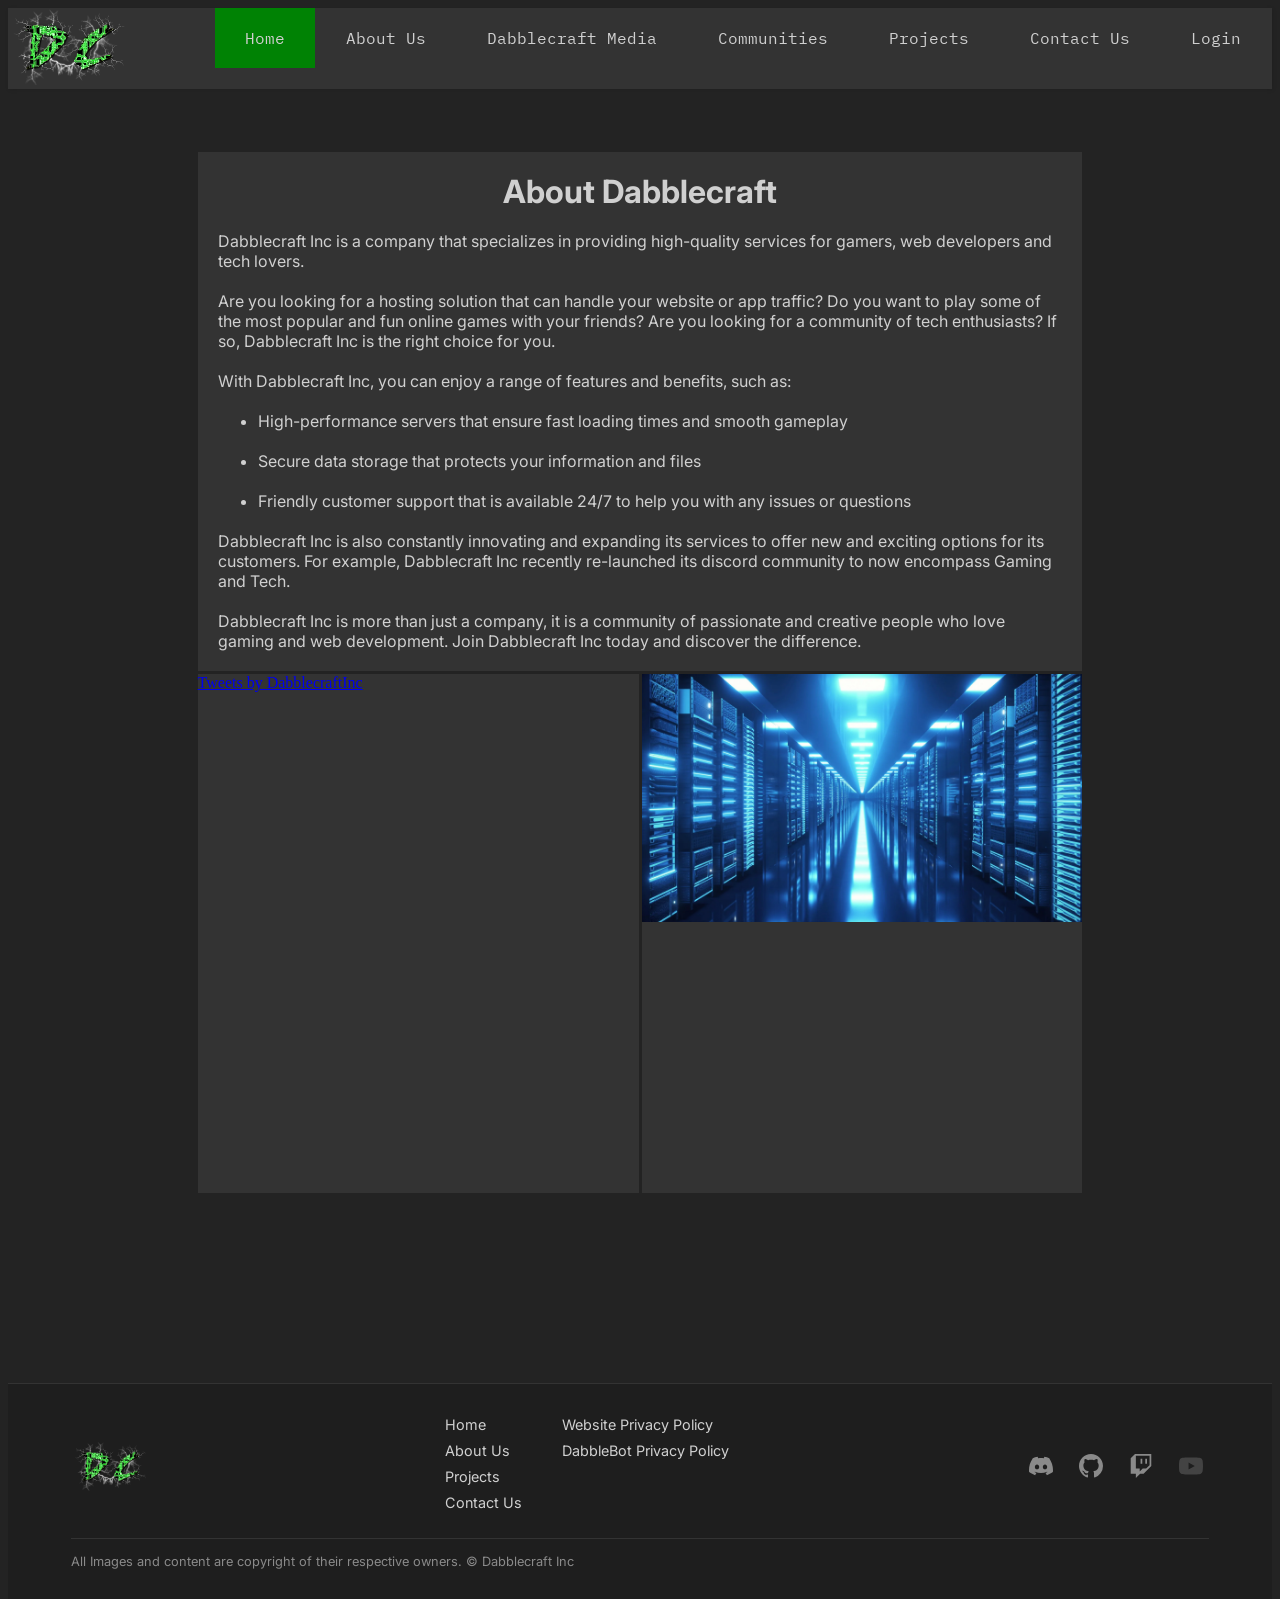
<file: index.html>
<!DOCTYPE html>
<html lang="en">
<head>
    <meta charset="UTF-8">
    <meta name="viewport" content="width=device-width, initial-scale=1">
    <meta name="theme-color" content="#008204"/>
    <link href="assets/css/styles.css" rel="stylesheet" type="text/css">
    <title>Home</title>
</head>
<body>
<!-- Navigation -->
    <header class="nav"><a href="index.html" class="logo"><img src="assets/images/logo.webp" height="77" width="122" alt="Dabblecrat Logo"></a>
    <input class="menu-btn" type="checkbox" id="menu-btn" aria-label="Main Nav"/>
    <label class="menu-icon" for="menu-btn"><span class="navicon" tabindex="0"></span></label>
    <ul class="menu">
        <li><a class="current" href="index.html">Home</a></li>
        <li><a href="about.html">About Us</a></li>
        <li><a href="media.html">Dabblecraft Media</a></li>
        <li><a href="communities.html">Communities</a></li>
        <li><a href="projects.html">Projects</a></li>
        <li><a href="contact.html">Contact Us</a></li>
        <li><a href="login.html">Login</a></li>
    </ul>


</header>

<div class="parent-home">
    <div class="div1">
        <h1>About Dabblecraft</h1>
        <div class="home-about">
            <p>Dabblecraft Inc is a company that specializes in providing high-quality services for gamers, web developers and tech lovers.</p>
            <p>Are you looking for a hosting solution that can handle your website or app traffic? Do you want to play some of the most popular and fun online games with your friends? Are you looking for a community of tech enthusiasts? If so, Dabblecraft Inc is the right choice for you.</p>
            <p>With Dabblecraft Inc, you can enjoy a range of features and benefits, such as:</p>
            <ul>
                <li>High-performance servers that ensure fast loading times and smooth gameplay</li>
                <li>Secure data storage that protects your information and files</li>
                <li>Friendly customer support that is available 24/7 to help you with any issues or questions</li>
            </ul>
            <p>Dabblecraft Inc is also constantly innovating and expanding its services to offer new and exciting options for its customers. For example, Dabblecraft Inc recently re-launched its discord community to now encompass Gaming and Tech.</p>
            <p>Dabblecraft Inc is more than just a company, it is a community of passionate and creative people who love gaming and web development. Join Dabblecraft Inc today and discover the difference.</p>

        </div>


    </div>
    <div class="div2">
        <a class="twitter-timeline" data-width="600" data-height="450" data-dnt="true" data-theme="dark" href="https://twitter.com/DabblecraftInc?ref_src=twsrc%5Etfw">Tweets by DabblecraftInc</a> <script async src="https://platform.twitter.com/widgets.js" charset="utf-8"></script>
    </div>
    <div class="div3">
    <img class="home-image" src="assets/images/servers.webp" alt="Futuristic Hall of servers and networking equipment.">

    </div>
</div>

<!--Start of Tawk.to Script-->
<script type="text/javascript">
    var Tawk_API=Tawk_API||{}, Tawk_LoadStart=new Date();
    (function(){
        var s1=document.createElement("script"),s0=document.getElementsByTagName("script")[0];
        s1.async=true;
        s1.src='https://embed.tawk.to/5c55ca696cb1ff3c14cadcaa/default';
        s1.charset='UTF-8';
        s1.setAttribute('crossorigin','*');
        s0.parentNode.insertBefore(s1,s0);
    })();
</script>
<!--End of Tawk.to Script-->

</body>
<footer>
    <div class="footer-content">
        <div class="footer-brand">
            <a href="index.html" class="footer-logo"><img src="assets/images/logo.webp" height="50" width="79" alt="Dabblecraft Logo"></a>
        </div>
        <nav class="footer-links" aria-label="Footer">
            <ul>
                <li><a href="index.html">Home</a></li>
                <li><a href="about.html">About Us</a></li>
                <li><a href="projects.html">Projects</a></li>
                <li><a href="contact.html">Contact Us</a></li>
            </ul>
            <ul>
                <li><a href="privacy.html">Website Privacy Policy</a></li>
                <li><a href="dabblebot-privacy.html">DabbleBot Privacy Policy</a></li>
            </ul>
        </nav>
        <div class="footer-social">
            <a href="https://discord.gg/3za7Bsq" target="_blank" rel="noopener" aria-label="Discord" title="Discord">
                <svg width="24" height="24" viewBox="0 0 24 24" fill="currentColor" xmlns="http://www.w3.org/2000/svg" aria-hidden="true"><path d="M20.317 4.3698a19.7913 19.7913 0 00-4.8851-1.5152.0741.0741 0 00-.0785.0371c-.211.3753-.4447.8648-.6083 1.2495-1.8447-.2762-3.68-.2762-5.4868 0-.1636-.3933-.4058-.8742-.6177-1.2495a.077.077 0 00-.0785-.037 19.7363 19.7363 0 00-4.8852 1.515.0699.0699 0 00-.0321.0277C.5334 9.0458-.319 13.5799.0992 18.0578a.0824.0824 0 00.0312.0561c2.0528 1.5076 4.0413 2.4228 5.9925 3.0294a.0777.0777 0 00.0842-.0276c.4616-.6304.8731-1.2952 1.226-1.9942a.076.076 0 00-.0416-.1057c-.6528-.2476-1.2743-.5495-1.8722-.8923a.077.077 0 01-.0076-.1277c.1258-.0943.2517-.1923.3718-.2914a.0743.0743 0 01.0776-.0105c3.9278 1.7933 8.18 1.7933 12.0614 0a.0739.0739 0 01.0785.0095c.1202.099.246.1981.3728.2924a.077.077 0 01-.0066.1276 12.2986 12.2986 0 01-1.873.8914.0766.0766 0 00-.0407.1067c.3604.698.7719 1.3628 1.225 1.9932a.076.076 0 00.0842.0286c1.961-.6057 3.9495-1.5191 6.0023-3.0294a.077.077 0 00.0313-.0552c.5004-5.177-.8382-9.6739-3.5485-13.6604a.061.061 0 00-.0312-.0286zM8.02 15.3312c-1.1825 0-2.1569-1.0857-2.1569-2.419 0-1.3332.9555-2.4189 2.157-2.4189 1.2108 0 2.1757 1.0952 2.1568 2.419 0 1.3332-.9555 2.4189-2.1569 2.4189zm7.9748 0c-1.1825 0-2.1569-1.0857-2.1569-2.419 0-1.3332.9554-2.4189 2.1569-2.4189 1.2108 0 2.1757 1.0952 2.1568 2.419 0 1.3332-.946 2.4189-2.1568 2.4189z"/></svg>
            </a>
            <a href="https://github.com/Dabblecraft2DevTeam" target="_blank" rel="noopener" aria-label="GitHub" title="GitHub">
                <svg width="24" height="24" viewBox="0 0 16 16" fill="currentColor" xmlns="http://www.w3.org/2000/svg" aria-hidden="true"><path d="M8 0C3.58 0 0 3.58 0 8c0 3.54 2.29 6.53 5.47 7.59.4.07.55-.17.55-.38 0-.19-.01-.82-.01-1.49-2.01.37-2.53-.49-2.69-.94-.09-.23-.48-.94-.82-1.13-.28-.15-.68-.52-.01-.53.63-.01 1.08.58 1.23.82.72 1.21 1.87.87 2.33.66.07-.52.28-.87.51-1.07-1.78-.2-3.64-.89-3.64-3.95 0-.87.31-1.59.82-2.15-.08-.2-.36-1.02.08-2.12 0 0 .67-.21 2.2.82.64-.18 1.32-.27 2-.27.68 0 1.36.09 2 .27 1.53-1.04 2.2-.82 2.2-.82.44 1.1.16 1.92.08 2.12.51.56.82 1.27.82 2.15 0 3.07-1.87 3.75-3.65 3.95.29.25.54.73.54 1.48 0 1.07-.01 1.93-.01 2.2 0 .21.15.46.55.38A8.013 8.013 0 0016 8c0-4.42-3.58-8-8-8z"/></svg>
            </a>
            <a href="https://www.twitch.tv/keough99costudios" target="_blank" rel="noopener" aria-label="Twitch" title="Twitch">
                <svg width="24" height="24" viewBox="0 0 24 24" fill="currentColor" xmlns="http://www.w3.org/2000/svg" aria-hidden="true"><path d="M11.571 4.714h1.715v5.143H11.57zm4.715 0H18v5.143h-1.714zM6 0L1.714 4.286v15.428h5.143V24l4.286-4.286h3.428L22.286 12V0zm14.571 11.143l-3.428 3.428h-3.429l-3 3v-3H6.857V1.714h13.714z"/></svg>
            </a>
            <a href="#" aria-label="YouTube (coming soon)" title="YouTube (coming soon)" class="footer-social-placeholder">
                <svg width="24" height="24" viewBox="0 0 24 24" fill="currentColor" xmlns="http://www.w3.org/2000/svg" aria-hidden="true"><path d="M23.498 6.186a3.016 3.016 0 00-2.122-2.136C19.505 3.545 12 3.545 12 3.545s-7.505 0-9.377.505A3.017 3.017 0 00.502 6.186C0 8.07 0 12 0 12s0 3.93.502 5.814a3.016 3.016 0 002.122 2.136c1.871.505 9.376.505 9.376.505s7.505 0 9.377-.505a3.015 3.015 0 002.122-2.136C24 15.93 24 12 24 12s0-3.93-.502-5.814zM9.545 15.568V8.432L15.818 12l-6.273 3.568z"/></svg>
            </a>
        </div>
    </div>
    <div class="footer-bottom">
        <p>All Images and content are copyright of their respective owners. &copy; Dabblecraft Inc</p>
    </div>
</footer>
</html>
</file>
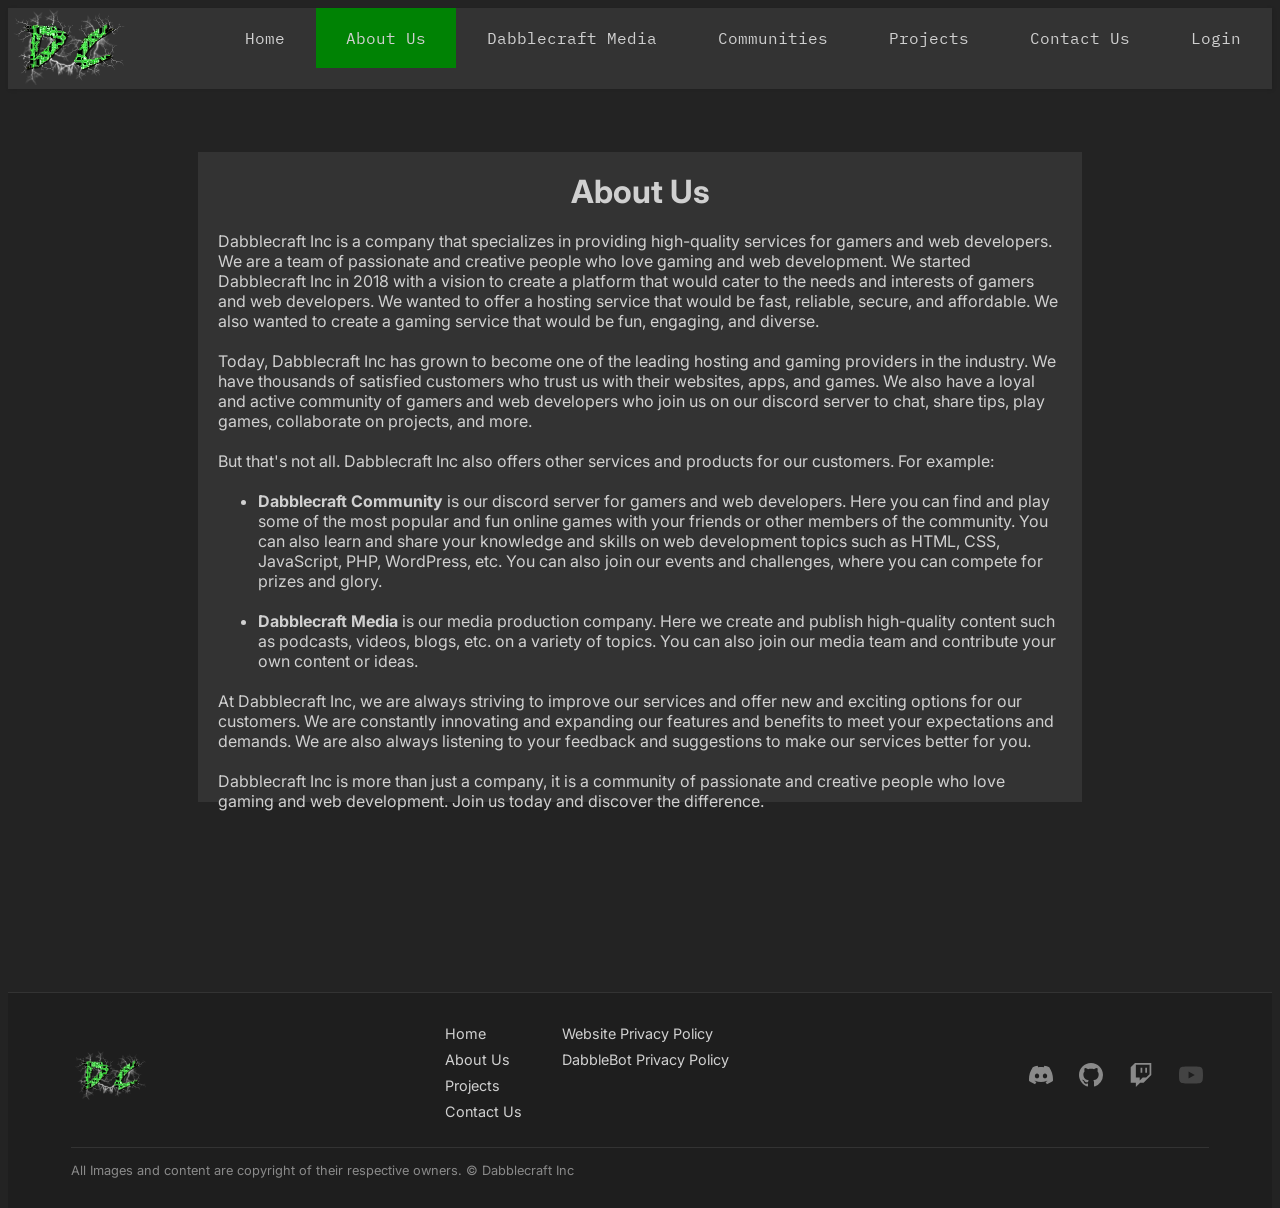
<file: about.html>
<!DOCTYPE html>
<html lang="en">
<head>
    <meta charset="UTF-8">
    <meta name="viewport" content="width=device-width, initial-scale=1">
    <meta name="theme-color" content="#008204"/>
    <link href="assets/css/styles.css" rel="stylesheet" type="text/css">
    <title>Home</title>
</head>
<body>
<!-- Navigation -->
    <header class="nav"><a href="index.html" class="logo"><img src="assets/images/logo.webp" height="77" width="122" alt="Dabblecrat Logo"></a>
    <input class="menu-btn" type="checkbox" id="menu-btn" aria-label="Main Nav"/>
    <label class="menu-icon" for="menu-btn"><span class="navicon" tabindex="0"></span></label>
    <ul class="menu">
        <li><a href="index.html">Home</a></li>
        <li><a class="current" href="about.html">About Us</a></li>
        <li><a href="media.html">Dabblecraft Media</a></li>
        <li><a href="communities.html">Communities</a></li>
        <li><a href="projects.html">Projects</a></li>
        <li><a href="contact.html">Contact Us</a></li>
        <li><a href="login.html">Login</a></li>
    </ul>


</header>

<div class="about-about">
    <div class="about-main">
        <h1>About Us</h1>
        <p>Dabblecraft Inc is a company that specializes in providing high-quality services for gamers and web developers. We are a team of passionate and creative people who love gaming and web development. We started Dabblecraft Inc in 2018 with a vision to create a platform that would cater to the needs and interests of gamers and web developers. We wanted to offer a hosting service that would be fast, reliable, secure, and affordable. We also wanted to create a gaming service that would be fun, engaging, and diverse.</p>
        <p>Today, Dabblecraft Inc has grown to become one of the leading hosting and gaming providers in the industry. We have thousands of satisfied customers who trust us with their websites, apps, and games. We also have a loyal and active community of gamers and web developers who join us on our discord server to chat, share tips, play games, collaborate on projects, and more.</p>
        <p>But that's not all. Dabblecraft Inc also offers other services and products for our customers. For example:</p>
        <ul>
            <li><strong>Dabblecraft Community</strong> is our discord server for gamers and web developers. Here you can find and play some of the most popular and fun online games with your friends or other members of the community. You can also learn and share your knowledge and skills on web development topics such as HTML, CSS, JavaScript, PHP, WordPress, etc. You can also join our events and challenges, where you can compete for prizes and glory.</li>
            &nbsp;
            <li><strong>Dabblecraft Media</strong> is our media production company. Here we create and publish high-quality content such as podcasts, videos, blogs, etc. on a variety of topics. You can also join our media team and contribute your own content or ideas.</li>
        </ul>
        <p>At Dabblecraft Inc, we are always striving to improve our services and offer new and exciting options for our customers. We are constantly innovating and expanding our features and benefits to meet your expectations and demands. We are also always listening to your feedback and suggestions to make our services better for you.</p>
        <p>Dabblecraft Inc is more than just a company, it is a community of passionate and creative people who love gaming and web development. Join us today and discover the difference.</p>

    </div>
</div>

<!--Start of Tawk.to Script-->
<script type="text/javascript">
    var Tawk_API=Tawk_API||{}, Tawk_LoadStart=new Date();
    (function(){
        var s1=document.createElement("script"),s0=document.getElementsByTagName("script")[0];
        s1.async=true;
        s1.src='https://embed.tawk.to/5c55ca696cb1ff3c14cadcaa/default';
        s1.charset='UTF-8';
        s1.setAttribute('crossorigin','*');
        s0.parentNode.insertBefore(s1,s0);
    })();
</script>
<!--End of Tawk.to Script-->
</body>
<footer>
    <div class="footer-content">
        <div class="footer-brand">
            <a href="index.html" class="footer-logo"><img src="assets/images/logo.webp" height="50" width="79" alt="Dabblecraft Logo"></a>
        </div>
        <nav class="footer-links" aria-label="Footer">
            <ul>
                <li><a href="index.html">Home</a></li>
                <li><a href="about.html">About Us</a></li>
                <li><a href="projects.html">Projects</a></li>
                <li><a href="contact.html">Contact Us</a></li>
            </ul>
            <ul>
                <li><a href="privacy.html">Website Privacy Policy</a></li>
                <li><a href="dabblebot-privacy.html">DabbleBot Privacy Policy</a></li>
            </ul>
        </nav>
        <div class="footer-social">
            <a href="https://discord.gg/3za7Bsq" target="_blank" rel="noopener" aria-label="Discord" title="Discord">
                <svg width="24" height="24" viewBox="0 0 24 24" fill="currentColor" xmlns="http://www.w3.org/2000/svg" aria-hidden="true"><path d="M20.317 4.3698a19.7913 19.7913 0 00-4.8851-1.5152.0741.0741 0 00-.0785.0371c-.211.3753-.4447.8648-.6083 1.2495-1.8447-.2762-3.68-.2762-5.4868 0-.1636-.3933-.4058-.8742-.6177-1.2495a.077.077 0 00-.0785-.037 19.7363 19.7363 0 00-4.8852 1.515.0699.0699 0 00-.0321.0277C.5334 9.0458-.319 13.5799.0992 18.0578a.0824.0824 0 00.0312.0561c2.0528 1.5076 4.0413 2.4228 5.9925 3.0294a.0777.0777 0 00.0842-.0276c.4616-.6304.8731-1.2952 1.226-1.9942a.076.076 0 00-.0416-.1057c-.6528-.2476-1.2743-.5495-1.8722-.8923a.077.077 0 01-.0076-.1277c.1258-.0943.2517-.1923.3718-.2914a.0743.0743 0 01.0776-.0105c3.9278 1.7933 8.18 1.7933 12.0614 0a.0739.0739 0 01.0785.0095c.1202.099.246.1981.3728.2924a.077.077 0 01-.0066.1276 12.2986 12.2986 0 01-1.873.8914.0766.0766 0 00-.0407.1067c.3604.698.7719 1.3628 1.225 1.9932a.076.076 0 00.0842.0286c1.961-.6057 3.9495-1.5191 6.0023-3.0294a.077.077 0 00.0313-.0552c.5004-5.177-.8382-9.6739-3.5485-13.6604a.061.061 0 00-.0312-.0286zM8.02 15.3312c-1.1825 0-2.1569-1.0857-2.1569-2.419 0-1.3332.9555-2.4189 2.157-2.4189 1.2108 0 2.1757 1.0952 2.1568 2.419 0 1.3332-.9555 2.4189-2.1569 2.4189zm7.9748 0c-1.1825 0-2.1569-1.0857-2.1569-2.419 0-1.3332.9554-2.4189 2.1569-2.4189 1.2108 0 2.1757 1.0952 2.1568 2.419 0 1.3332-.946 2.4189-2.1568 2.4189z"/></svg>
            </a>
            <a href="https://github.com/Dabblecraft2DevTeam" target="_blank" rel="noopener" aria-label="GitHub" title="GitHub">
                <svg width="24" height="24" viewBox="0 0 16 16" fill="currentColor" xmlns="http://www.w3.org/2000/svg" aria-hidden="true"><path d="M8 0C3.58 0 0 3.58 0 8c0 3.54 2.29 6.53 5.47 7.59.4.07.55-.17.55-.38 0-.19-.01-.82-.01-1.49-2.01.37-2.53-.49-2.69-.94-.09-.23-.48-.94-.82-1.13-.28-.15-.68-.52-.01-.53.63-.01 1.08.58 1.23.82.72 1.21 1.87.87 2.33.66.07-.52.28-.87.51-1.07-1.78-.2-3.64-.89-3.64-3.95 0-.87.31-1.59.82-2.15-.08-.2-.36-1.02.08-2.12 0 0 .67-.21 2.2.82.64-.18 1.32-.27 2-.27.68 0 1.36.09 2 .27 1.53-1.04 2.2-.82 2.2-.82.44 1.1.16 1.92.08 2.12.51.56.82 1.27.82 2.15 0 3.07-1.87 3.75-3.65 3.95.29.25.54.73.54 1.48 0 1.07-.01 1.93-.01 2.2 0 .21.15.46.55.38A8.013 8.013 0 0016 8c0-4.42-3.58-8-8-8z"/></svg>
            </a>
            <a href="https://www.twitch.tv/keough99costudios" target="_blank" rel="noopener" aria-label="Twitch" title="Twitch">
                <svg width="24" height="24" viewBox="0 0 24 24" fill="currentColor" xmlns="http://www.w3.org/2000/svg" aria-hidden="true"><path d="M11.571 4.714h1.715v5.143H11.57zm4.715 0H18v5.143h-1.714zM6 0L1.714 4.286v15.428h5.143V24l4.286-4.286h3.428L22.286 12V0zm14.571 11.143l-3.428 3.428h-3.429l-3 3v-3H6.857V1.714h13.714z"/></svg>
            </a>
            <a href="#" aria-label="YouTube (coming soon)" title="YouTube (coming soon)" class="footer-social-placeholder">
                <svg width="24" height="24" viewBox="0 0 24 24" fill="currentColor" xmlns="http://www.w3.org/2000/svg" aria-hidden="true"><path d="M23.498 6.186a3.016 3.016 0 00-2.122-2.136C19.505 3.545 12 3.545 12 3.545s-7.505 0-9.377.505A3.017 3.017 0 00.502 6.186C0 8.07 0 12 0 12s0 3.93.502 5.814a3.016 3.016 0 002.122 2.136c1.871.505 9.376.505 9.376.505s7.505 0 9.377-.505a3.015 3.015 0 002.122-2.136C24 15.93 24 12 24 12s0-3.93-.502-5.814zM9.545 15.568V8.432L15.818 12l-6.273 3.568z"/></svg>
            </a>
        </div>
    </div>
    <div class="footer-bottom">
        <p>All Images and content are copyright of their respective owners. &copy; Dabblecraft Inc</p>
    </div>
</footer>
</html>
</file>
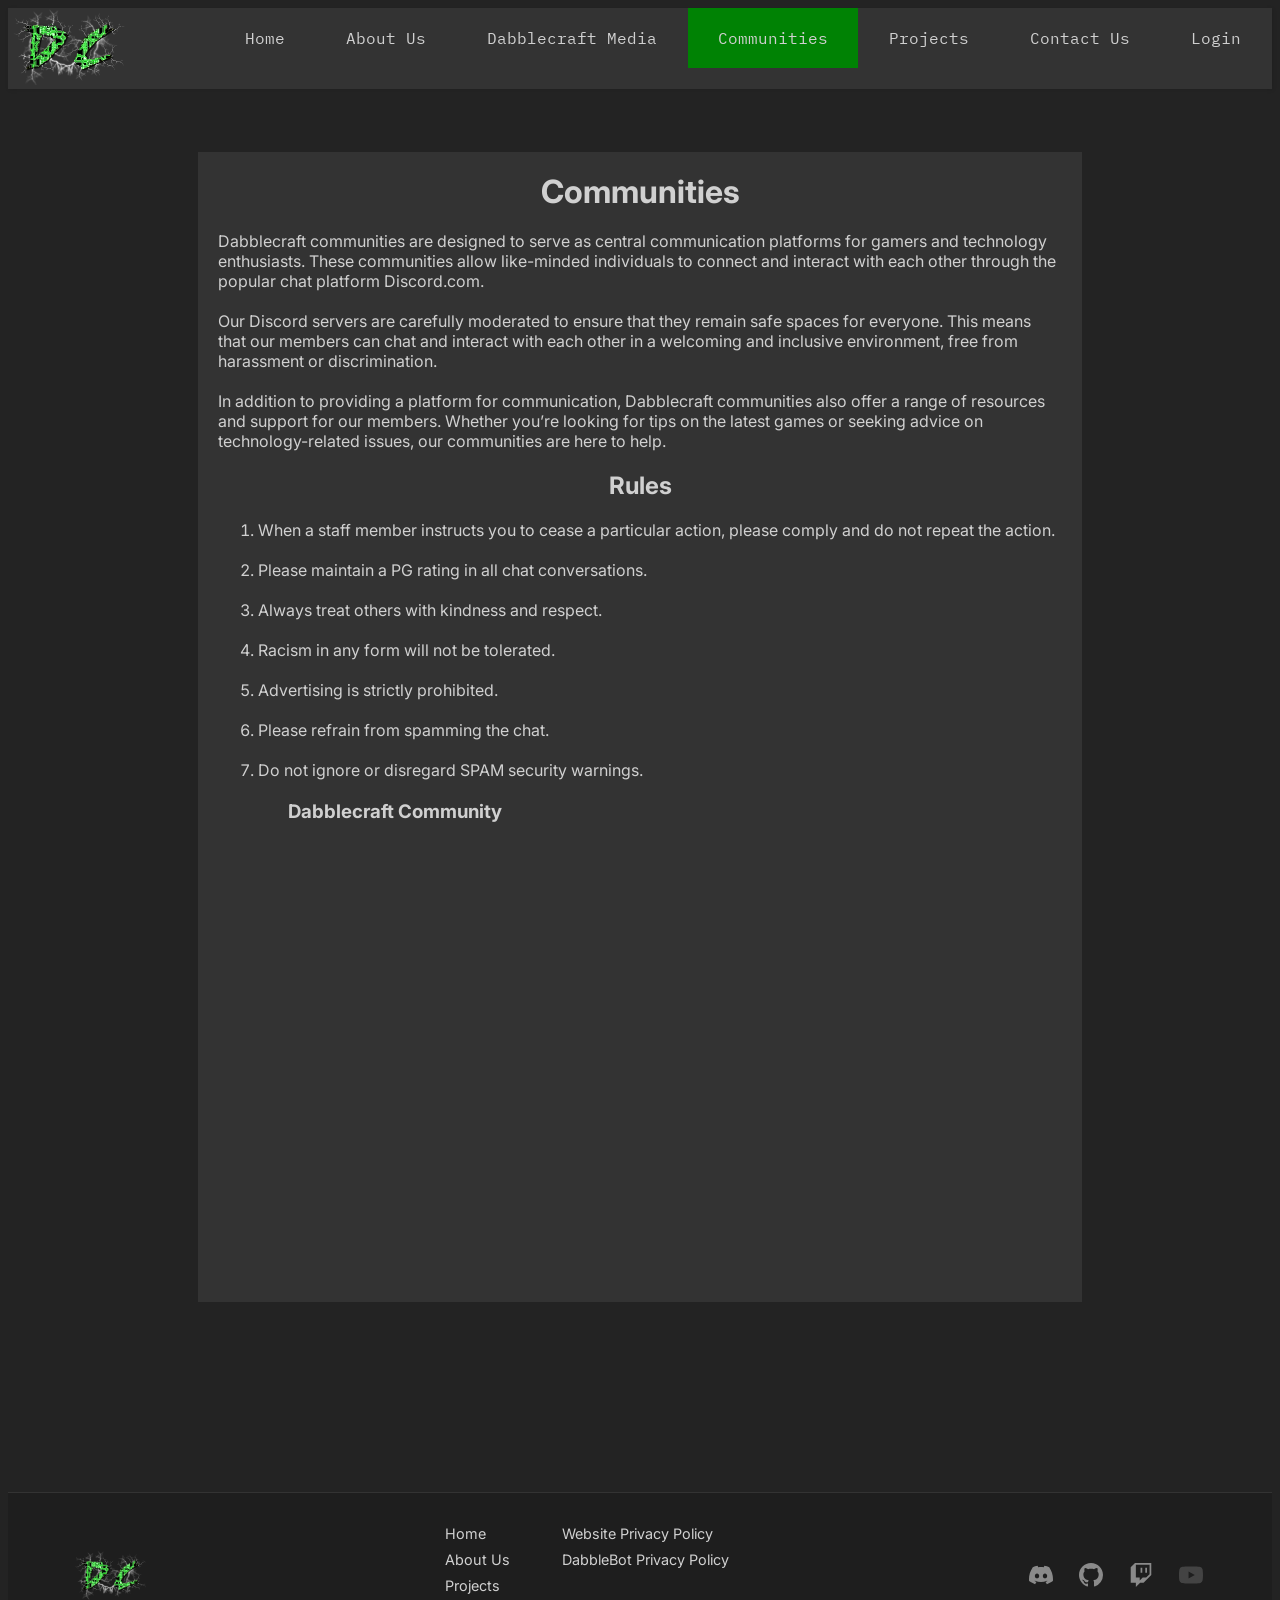
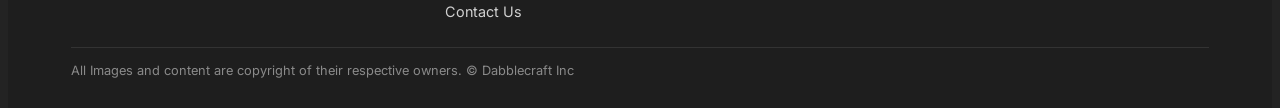
<file: communities.html>
<!DOCTYPE html>
<html lang="en">
<head>
    <meta charset="UTF-8">
    <meta name="viewport" content="width=device-width, initial-scale=1">
    <meta name="theme-color" content="#008204"/>
    <link href="assets/css/styles.css" rel="stylesheet" type="text/css">
    <title>Home</title>
</head>
<body>
<!-- Navigation -->
    <header class="nav"><a href="index.html" class="logo"><img src="assets/images/logo.webp" height="77" width="122" alt="Dabblecrat Logo"></a>
    <input class="menu-btn" type="checkbox" id="menu-btn" aria-label="Main Nav"/>
    <label class="menu-icon" for="menu-btn"><span class="navicon" tabindex="0"></span></label>
    <ul class="menu">
        <li><a href="index.html">Home</a></li>
        <li><a href="about.html">About Us</a></li>
        <li><a href="media.html">Dabblecraft Media</a></li>
        <li><a class="current" href="communities.html">Communities</a></li>
        <li><a href="projects.html">Projects</a></li>
        <li><a href="contact.html">Contact Us</a></li>
        <li><a href="login.html">Login</a></li>
    </ul>


</header>

<div class="communities-about">
    <div class="communities-main">
        <h1>Communities</h1>
        <p>Dabblecraft communities are designed to serve as central communication platforms for gamers and technology enthusiasts. These communities allow like-minded individuals to connect and interact with each other through the popular chat platform Discord.com.</p>

        <p>Our Discord servers are carefully moderated to ensure that they remain safe spaces for everyone. This means that our members can chat and interact with each other in a welcoming and inclusive environment, free from harassment or discrimination.</p>

        <p>In addition to providing a platform for communication, Dabblecraft communities also offer a range of resources and support for our members. Whether you’re looking for tips on the latest games or seeking advice on technology-related issues, our communities are here to help.</p>

        <h2>Rules</h2>
        <ol>
            <li>When a staff member instructs you to cease a particular action, please comply and do not repeat the action.</li>
            &nbsp
            <li>Please maintain a PG rating in all chat conversations.</li>
            &nbsp
            <li>Always treat others with kindness and respect.</li>
            &nbsp
            <li>Racism in any form will not be tolerated.</li>
            &nbsp
            <li>Advertising is strictly prohibited.</li>
            &nbsp
            <li>Please refrain from spamming the chat.</li>
            &nbsp
            <li>Do not ignore or disregard SPAM security warnings.</li>
        </ol>
        <h3>Dabblecraft Community</h3>
        <iframe src="https://discord.com/widget?id=184374234326368256&theme=dark" width="350" height="500" allowtransparency="true" frameborder="0" sandbox="allow-popups allow-popups-to-escape-sandbox allow-same-origin allow-scripts"></iframe>

    </div>
</div>

<!--Start of Tawk.to Script-->
<script type="text/javascript">
    var Tawk_API=Tawk_API||{}, Tawk_LoadStart=new Date();
    (function(){
        var s1=document.createElement("script"),s0=document.getElementsByTagName("script")[0];
        s1.async=true;
        s1.src='https://embed.tawk.to/5c55ca696cb1ff3c14cadcaa/default';
        s1.charset='UTF-8';
        s1.setAttribute('crossorigin','*');
        s0.parentNode.insertBefore(s1,s0);
    })();
</script>
<!--End of Tawk.to Script-->
</body>
<footer>
    <div class="footer-content">
        <div class="footer-brand">
            <a href="index.html" class="footer-logo"><img src="assets/images/logo.webp" height="50" width="79" alt="Dabblecraft Logo"></a>
        </div>
        <nav class="footer-links" aria-label="Footer">
            <ul>
                <li><a href="index.html">Home</a></li>
                <li><a href="about.html">About Us</a></li>
                <li><a href="projects.html">Projects</a></li>
                <li><a href="contact.html">Contact Us</a></li>
            </ul>
            <ul>
                <li><a href="privacy.html">Website Privacy Policy</a></li>
                <li><a href="dabblebot-privacy.html">DabbleBot Privacy Policy</a></li>
            </ul>
        </nav>
        <div class="footer-social">
            <a href="https://discord.gg/3za7Bsq" target="_blank" rel="noopener" aria-label="Discord" title="Discord">
                <svg width="24" height="24" viewBox="0 0 24 24" fill="currentColor" xmlns="http://www.w3.org/2000/svg" aria-hidden="true"><path d="M20.317 4.3698a19.7913 19.7913 0 00-4.8851-1.5152.0741.0741 0 00-.0785.0371c-.211.3753-.4447.8648-.6083 1.2495-1.8447-.2762-3.68-.2762-5.4868 0-.1636-.3933-.4058-.8742-.6177-1.2495a.077.077 0 00-.0785-.037 19.7363 19.7363 0 00-4.8852 1.515.0699.0699 0 00-.0321.0277C.5334 9.0458-.319 13.5799.0992 18.0578a.0824.0824 0 00.0312.0561c2.0528 1.5076 4.0413 2.4228 5.9925 3.0294a.0777.0777 0 00.0842-.0276c.4616-.6304.8731-1.2952 1.226-1.9942a.076.076 0 00-.0416-.1057c-.6528-.2476-1.2743-.5495-1.8722-.8923a.077.077 0 01-.0076-.1277c.1258-.0943.2517-.1923.3718-.2914a.0743.0743 0 01.0776-.0105c3.9278 1.7933 8.18 1.7933 12.0614 0a.0739.0739 0 01.0785.0095c.1202.099.246.1981.3728.2924a.077.077 0 01-.0066.1276 12.2986 12.2986 0 01-1.873.8914.0766.0766 0 00-.0407.1067c.3604.698.7719 1.3628 1.225 1.9932a.076.076 0 00.0842.0286c1.961-.6057 3.9495-1.5191 6.0023-3.0294a.077.077 0 00.0313-.0552c.5004-5.177-.8382-9.6739-3.5485-13.6604a.061.061 0 00-.0312-.0286zM8.02 15.3312c-1.1825 0-2.1569-1.0857-2.1569-2.419 0-1.3332.9555-2.4189 2.157-2.4189 1.2108 0 2.1757 1.0952 2.1568 2.419 0 1.3332-.9555 2.4189-2.1569 2.4189zm7.9748 0c-1.1825 0-2.1569-1.0857-2.1569-2.419 0-1.3332.9554-2.4189 2.1569-2.4189 1.2108 0 2.1757 1.0952 2.1568 2.419 0 1.3332-.946 2.4189-2.1568 2.4189z"/></svg>
            </a>
            <a href="https://github.com/Dabblecraft2DevTeam" target="_blank" rel="noopener" aria-label="GitHub" title="GitHub">
                <svg width="24" height="24" viewBox="0 0 16 16" fill="currentColor" xmlns="http://www.w3.org/2000/svg" aria-hidden="true"><path d="M8 0C3.58 0 0 3.58 0 8c0 3.54 2.29 6.53 5.47 7.59.4.07.55-.17.55-.38 0-.19-.01-.82-.01-1.49-2.01.37-2.53-.49-2.69-.94-.09-.23-.48-.94-.82-1.13-.28-.15-.68-.52-.01-.53.63-.01 1.08.58 1.23.82.72 1.21 1.87.87 2.33.66.07-.52.28-.87.51-1.07-1.78-.2-3.64-.89-3.64-3.95 0-.87.31-1.59.82-2.15-.08-.2-.36-1.02.08-2.12 0 0 .67-.21 2.2.82.64-.18 1.32-.27 2-.27.68 0 1.36.09 2 .27 1.53-1.04 2.2-.82 2.2-.82.44 1.1.16 1.92.08 2.12.51.56.82 1.27.82 2.15 0 3.07-1.87 3.75-3.65 3.95.29.25.54.73.54 1.48 0 1.07-.01 1.93-.01 2.2 0 .21.15.46.55.38A8.013 8.013 0 0016 8c0-4.42-3.58-8-8-8z"/></svg>
            </a>
            <a href="https://www.twitch.tv/keough99costudios" target="_blank" rel="noopener" aria-label="Twitch" title="Twitch">
                <svg width="24" height="24" viewBox="0 0 24 24" fill="currentColor" xmlns="http://www.w3.org/2000/svg" aria-hidden="true"><path d="M11.571 4.714h1.715v5.143H11.57zm4.715 0H18v5.143h-1.714zM6 0L1.714 4.286v15.428h5.143V24l4.286-4.286h3.428L22.286 12V0zm14.571 11.143l-3.428 3.428h-3.429l-3 3v-3H6.857V1.714h13.714z"/></svg>
            </a>
            <a href="#" aria-label="YouTube (coming soon)" title="YouTube (coming soon)" class="footer-social-placeholder">
                <svg width="24" height="24" viewBox="0 0 24 24" fill="currentColor" xmlns="http://www.w3.org/2000/svg" aria-hidden="true"><path d="M23.498 6.186a3.016 3.016 0 00-2.122-2.136C19.505 3.545 12 3.545 12 3.545s-7.505 0-9.377.505A3.017 3.017 0 00.502 6.186C0 8.07 0 12 0 12s0 3.93.502 5.814a3.016 3.016 0 002.122 2.136c1.871.505 9.376.505 9.376.505s7.505 0 9.377-.505a3.015 3.015 0 002.122-2.136C24 15.93 24 12 24 12s0-3.93-.502-5.814zM9.545 15.568V8.432L15.818 12l-6.273 3.568z"/></svg>
            </a>
        </div>
    </div>
    <div class="footer-bottom">
        <p>All Images and content are copyright of their respective owners. &copy; Dabblecraft Inc</p>
    </div>
</footer>
</html>
</file>
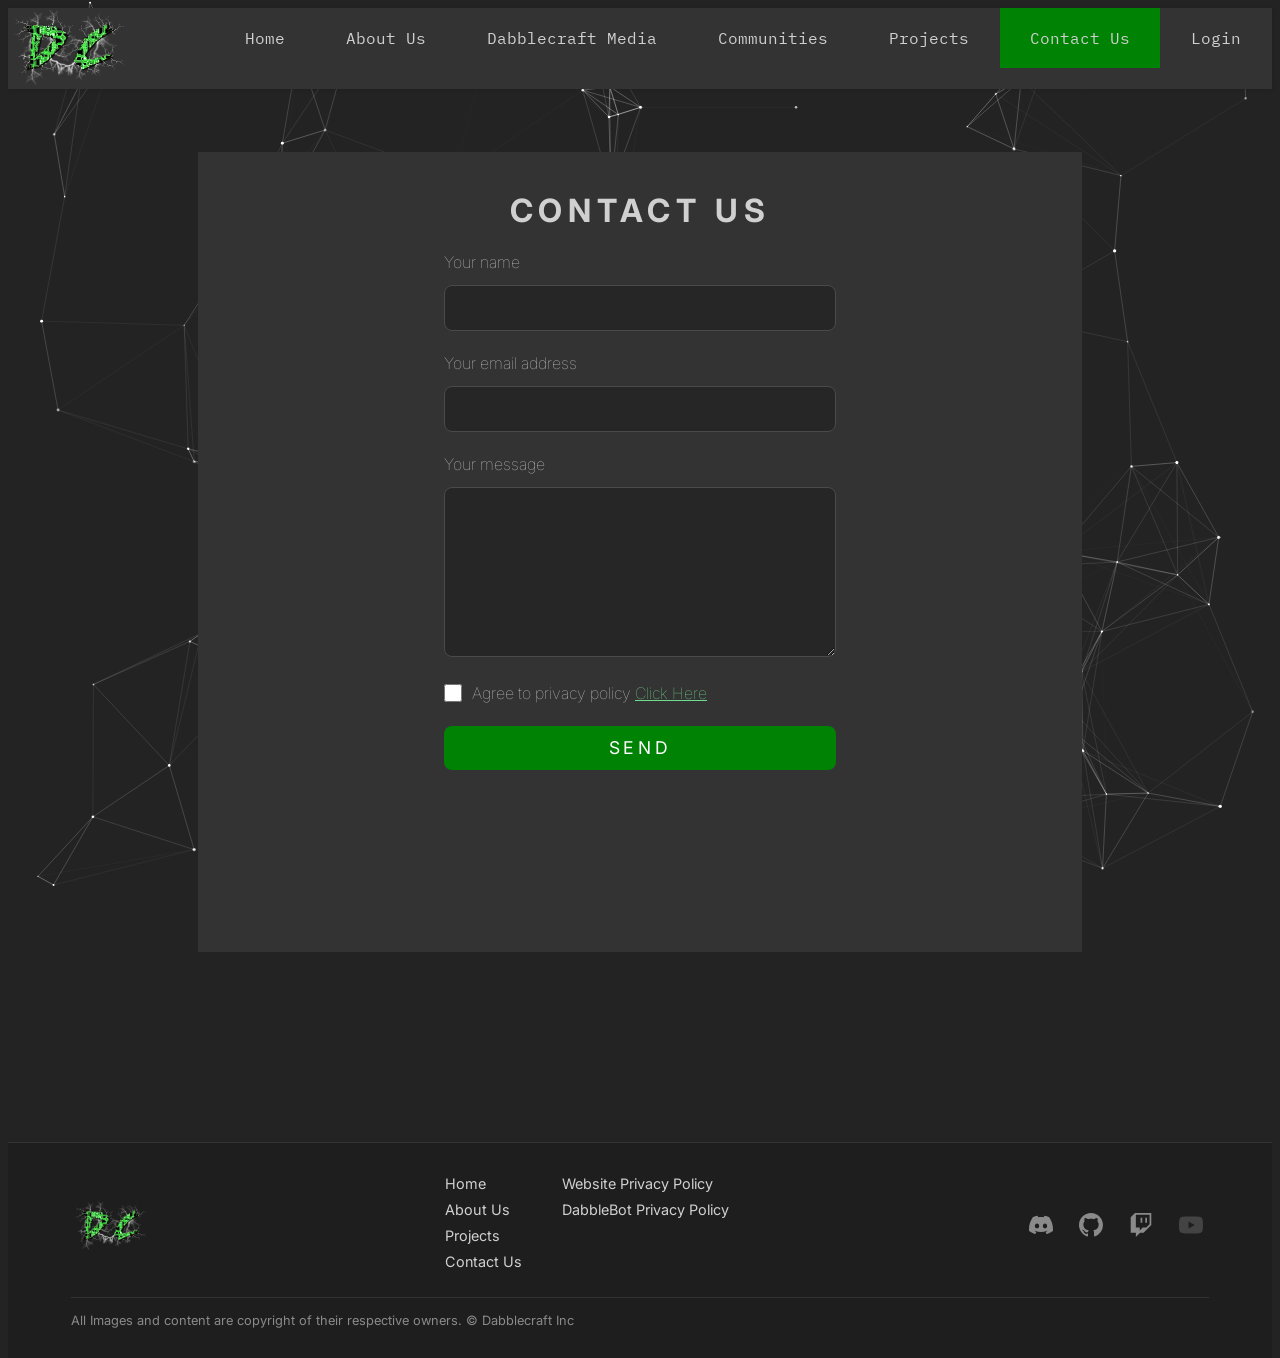
<file: contact.html>
<!DOCTYPE html>
<html lang="en">
<head>
    <meta charset="UTF-8">
    <meta name="viewport" content="width=device-width, initial-scale=1">
    <meta name="theme-color" content="#008204"/>
    <link href="assets/css/styles.css" rel="stylesheet" type="text/css">
    <script src="https://js.hcaptcha.com/1/api.js" async defer></script>
    <title>Contact Us - Dabblecraft</title>
</head>
<body>
<!-- Navigation -->
    <header class="nav"><a href="index.html" class="logo"><img src="assets/images/logo.webp" height="77" width="122" alt="Dabblecraft Logo"></a>
    <input class="menu-btn" type="checkbox" id="menu-btn" aria-label="Main Nav"/>
    <label class="menu-icon" for="menu-btn"><span class="navicon" tabindex="0"></span></label>
    <ul class="menu">
        <li><a href="index.html">Home</a></li>
        <li><a href="about.html">About Us</a></li>
        <li><a href="media.html">Dabblecraft Media</a></li>
        <li><a href="communities.html">Communities</a></li>
        <li><a href="projects.html">Projects</a></li>
        <li><a class="current" href="contact.html">Contact Us</a></li>
        <li><a href="login.html">Login</a></li>
    </ul>


</header>

<canvas id="starfield-canvas" aria-hidden="true"></canvas>
<script src="assets/javascript/starfield.js"></script>

<div class="contact-class">
    <div class="contact-contact">
        <h1 class="contact-h1">Contact us</h1>
        <div class="contact-us">
        <form id="fcf-form-id" class="fcf-form-class" method="post" action="assets/PHP/form.php">
            <div class="fcf-form-group">
                <label for="Name" class="fcf-label">Your name</label>
                <input type="text" id="Name" name="Name" class="fcf-form-control" autocomplete="name" required>
            </div>
            <div class="fcf-form-group">
                <label for="Email" class="fcf-label">Your email address</label>
                <input type="email" id="Email" name="Email" class="fcf-form-control" autocomplete="email" required>
            </div>
            <div class="fcf-form-group">
                <label for="Message" class="fcf-label">Your message</label>
                <textarea id="Message" name="Message" class="fcf-form-control fcf-textarea" rows="6" maxlength="3000" required></textarea>
            </div>
            <div class="fcf-form-group privacy-row">
                <input type="checkbox" id="privacy" name="privacy-class" value="privacy-value" required>
                <label class="privacy-label" for="privacy">Agree to privacy policy <a class="click" href="privacy.html">Click Here</a></label>
            </div>
            <div class="fcf-form-group">
                <div class="h-captcha" data-sitekey="2fe439ec-829a-430c-a9e6-fd6c6c62ddd2" data-theme="dark" data-size="compact"></div>
            </div>
            <div class="fcf-form-group">
                <button type="submit" id="fcf-button" class="fcf-btn fcf-btn-primary fcf-btn-lg fcf-btn-block">Send</button>
            </div>
        </form>
        </div>
    </div>
</div>

<!--Start of Tawk.to Script-->
<script type="text/javascript">
    var Tawk_API=Tawk_API||{}, Tawk_LoadStart=new Date();
    (function(){
        var s1=document.createElement("script"),s0=document.getElementsByTagName("script")[0];
        s1.async=true;
        s1.src='https://embed.tawk.to/5c55ca696cb1ff3c14cadcaa/default';
        s1.charset='UTF-8';
        s1.setAttribute('crossorigin','*');
        s0.parentNode.insertBefore(s1,s0);
    })();
</script>
<!--End of Tawk.to Script-->
</body>
<footer>
    <div class="footer-content">
        <div class="footer-brand">
            <a href="index.html" class="footer-logo"><img src="assets/images/logo.webp" height="50" width="79" alt="Dabblecraft Logo"></a>
        </div>
        <nav class="footer-links" aria-label="Footer">
            <ul>
                <li><a href="index.html">Home</a></li>
                <li><a href="about.html">About Us</a></li>
                <li><a href="projects.html">Projects</a></li>
                <li><a href="contact.html">Contact Us</a></li>
            </ul>
            <ul>
                <li><a href="privacy.html">Website Privacy Policy</a></li>
                <li><a href="dabblebot-privacy.html">DabbleBot Privacy Policy</a></li>
            </ul>
        </nav>
        <div class="footer-social">
            <a href="https://discord.gg/3za7Bsq" target="_blank" rel="noopener" aria-label="Discord" title="Discord">
                <svg width="24" height="24" viewBox="0 0 24 24" fill="currentColor" xmlns="http://www.w3.org/2000/svg" aria-hidden="true"><path d="M20.317 4.3698a19.7913 19.7913 0 00-4.8851-1.5152.0741.0741 0 00-.0785.0371c-.211.3753-.4447.8648-.6083 1.2495-1.8447-.2762-3.68-.2762-5.4868 0-.1636-.3933-.4058-.8742-.6177-1.2495a.077.077 0 00-.0785-.037 19.7363 19.7363 0 00-4.8852 1.515.0699.0699 0 00-.0321.0277C.5334 9.0458-.319 13.5799.0992 18.0578a.0824.0824 0 00.0312.0561c2.0528 1.5076 4.0413 2.4228 5.9925 3.0294a.0777.0777 0 00.0842-.0276c.4616-.6304.8731-1.2952 1.226-1.9942a.076.076 0 00-.0416-.1057c-.6528-.2476-1.2743-.5495-1.8722-.8923a.077.077 0 01-.0076-.1277c.1258-.0943.2517-.1923.3718-.2914a.0743.0743 0 01.0776-.0105c3.9278 1.7933 8.18 1.7933 12.0614 0a.0739.0739 0 01.0785.0095c.1202.099.246.1981.3728.2924a.077.077 0 01-.0066.1276 12.2986 12.2986 0 01-1.873.8914.0766.0766 0 00-.0407.1067c.3604.698.7719 1.3628 1.225 1.9932a.076.076 0 00.0842.0286c1.961-.6057 3.9495-1.5191 6.0023-3.0294a.077.077 0 00.0313-.0552c.5004-5.177-.8382-9.6739-3.5485-13.6604a.061.061 0 00-.0312-.0286zM8.02 15.3312c-1.1825 0-2.1569-1.0857-2.1569-2.419 0-1.3332.9555-2.4189 2.157-2.4189 1.2108 0 2.1757 1.0952 2.1568 2.419 0 1.3332-.9555 2.4189-2.1569 2.4189zm7.9748 0c-1.1825 0-2.1569-1.0857-2.1569-2.419 0-1.3332.9554-2.4189 2.1569-2.4189 1.2108 0 2.1757 1.0952 2.1568 2.419 0 1.3332-.946 2.4189-2.1568 2.4189z"/></svg>
            </a>
            <a href="https://github.com/Dabblecraft2DevTeam" target="_blank" rel="noopener" aria-label="GitHub" title="GitHub">
                <svg width="24" height="24" viewBox="0 0 16 16" fill="currentColor" xmlns="http://www.w3.org/2000/svg" aria-hidden="true"><path d="M8 0C3.58 0 0 3.58 0 8c0 3.54 2.29 6.53 5.47 7.59.4.07.55-.17.55-.38 0-.19-.01-.82-.01-1.49-2.01.37-2.53-.49-2.69-.94-.09-.23-.48-.94-.82-1.13-.28-.15-.68-.52-.01-.53.63-.01 1.08.58 1.23.82.72 1.21 1.87.87 2.33.66.07-.52.28-.87.51-1.07-1.78-.2-3.64-.89-3.64-3.95 0-.87.31-1.59.82-2.15-.08-.2-.36-1.02.08-2.12 0 0 .67-.21 2.2.82.64-.18 1.32-.27 2-.27.68 0 1.36.09 2 .27 1.53-1.04 2.2-.82 2.2-.82.44 1.1.16 1.92.08 2.12.51.56.82 1.27.82 2.15 0 3.07-1.87 3.75-3.65 3.95.29.25.54.73.54 1.48 0 1.07-.01 1.93-.01 2.2 0 .21.15.46.55.38A8.013 8.013 0 0016 8c0-4.42-3.58-8-8-8z"/></svg>
            </a>
            <a href="https://www.twitch.tv/keough99costudios" target="_blank" rel="noopener" aria-label="Twitch" title="Twitch">
                <svg width="24" height="24" viewBox="0 0 24 24" fill="currentColor" xmlns="http://www.w3.org/2000/svg" aria-hidden="true"><path d="M11.571 4.714h1.715v5.143H11.57zm4.715 0H18v5.143h-1.714zM6 0L1.714 4.286v15.428h5.143V24l4.286-4.286h3.428L22.286 12V0zm14.571 11.143l-3.428 3.428h-3.429l-3 3v-3H6.857V1.714h13.714z"/></svg>
            </a>
            <a href="#" aria-label="YouTube (coming soon)" title="YouTube (coming soon)" class="footer-social-placeholder">
                <svg width="24" height="24" viewBox="0 0 24 24" fill="currentColor" xmlns="http://www.w3.org/2000/svg" aria-hidden="true"><path d="M23.498 6.186a3.016 3.016 0 00-2.122-2.136C19.505 3.545 12 3.545 12 3.545s-7.505 0-9.377.505A3.017 3.017 0 00.502 6.186C0 8.07 0 12 0 12s0 3.93.502 5.814a3.016 3.016 0 002.122 2.136c1.871.505 9.376.505 9.376.505s7.505 0 9.377-.505a3.015 3.015 0 002.122-2.136C24 15.93 24 12 24 12s0-3.93-.502-5.814zM9.545 15.568V8.432L15.818 12l-6.273 3.568z"/></svg>
            </a>
        </div>
    </div>
    <div class="footer-bottom">
        <p>All Images and content are copyright of their respective owners. &copy; Dabblecraft Inc</p>
    </div>
</footer>
</html>
</file>
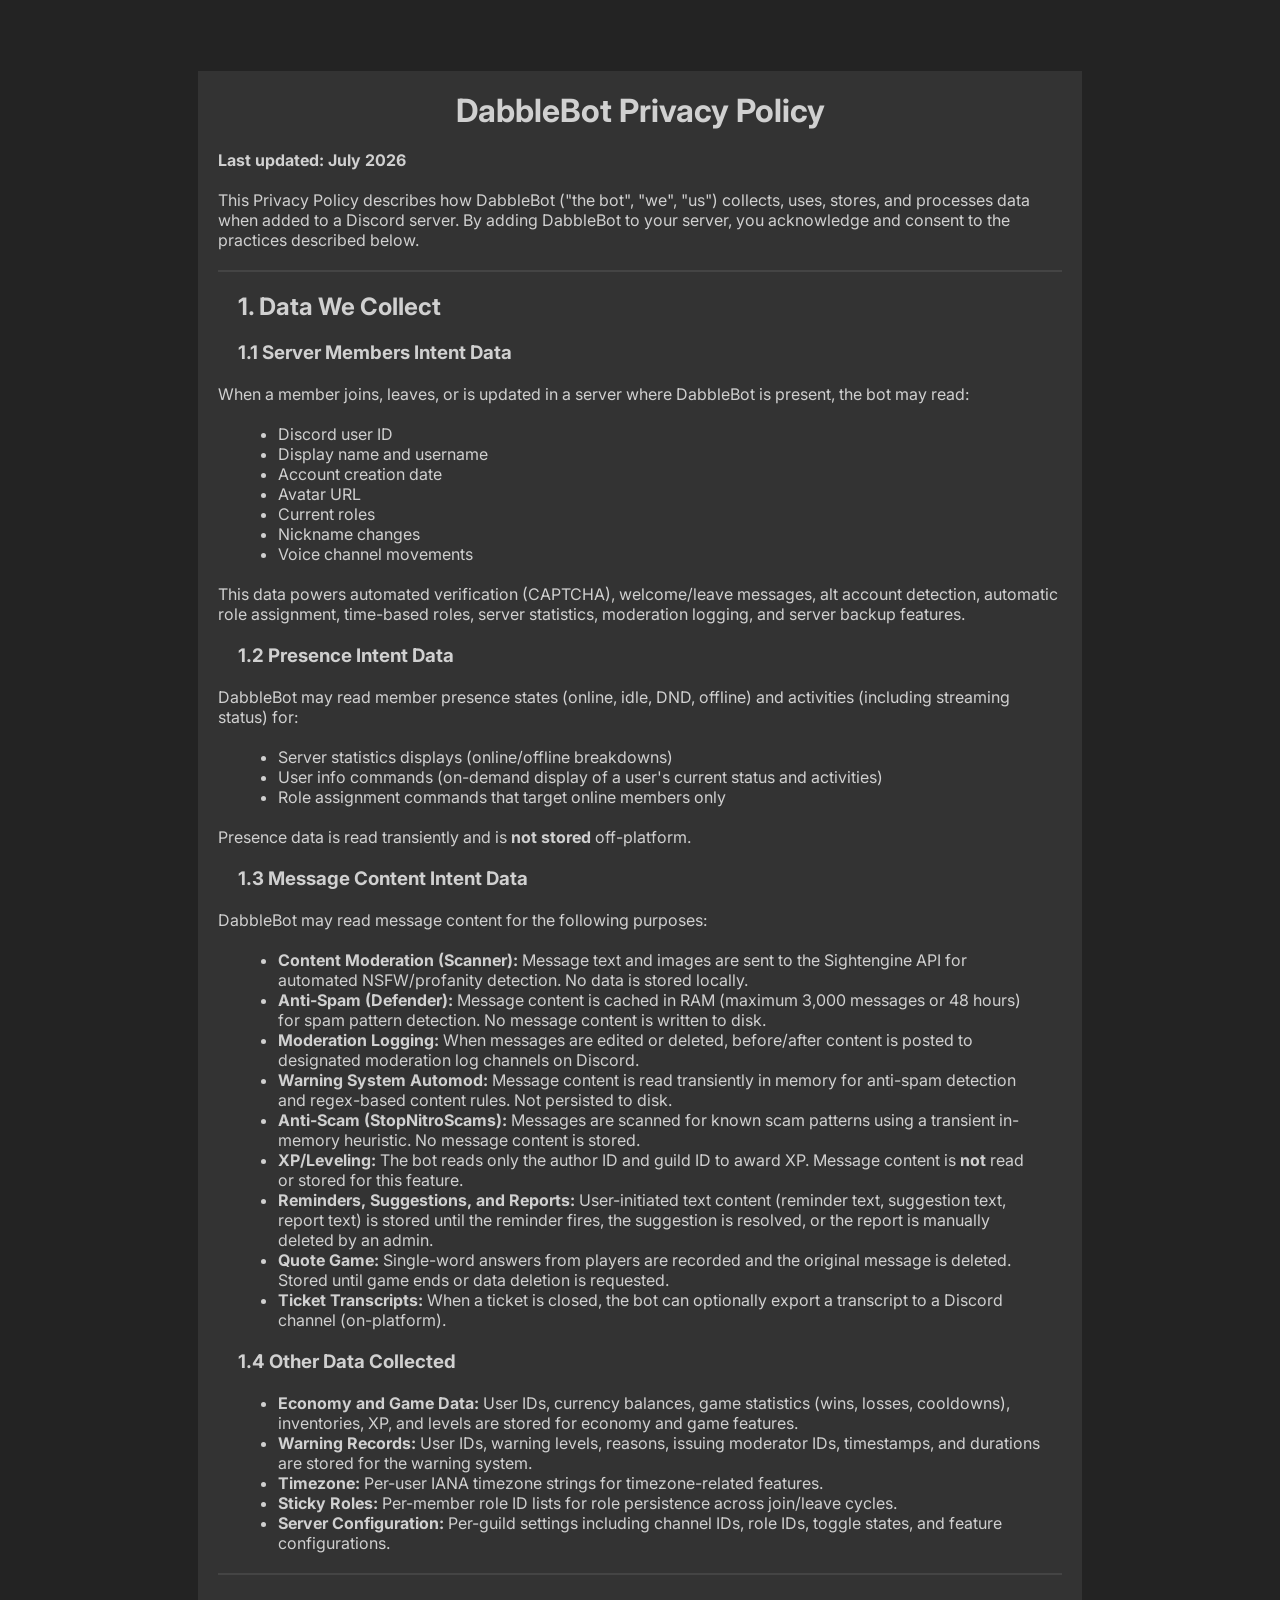
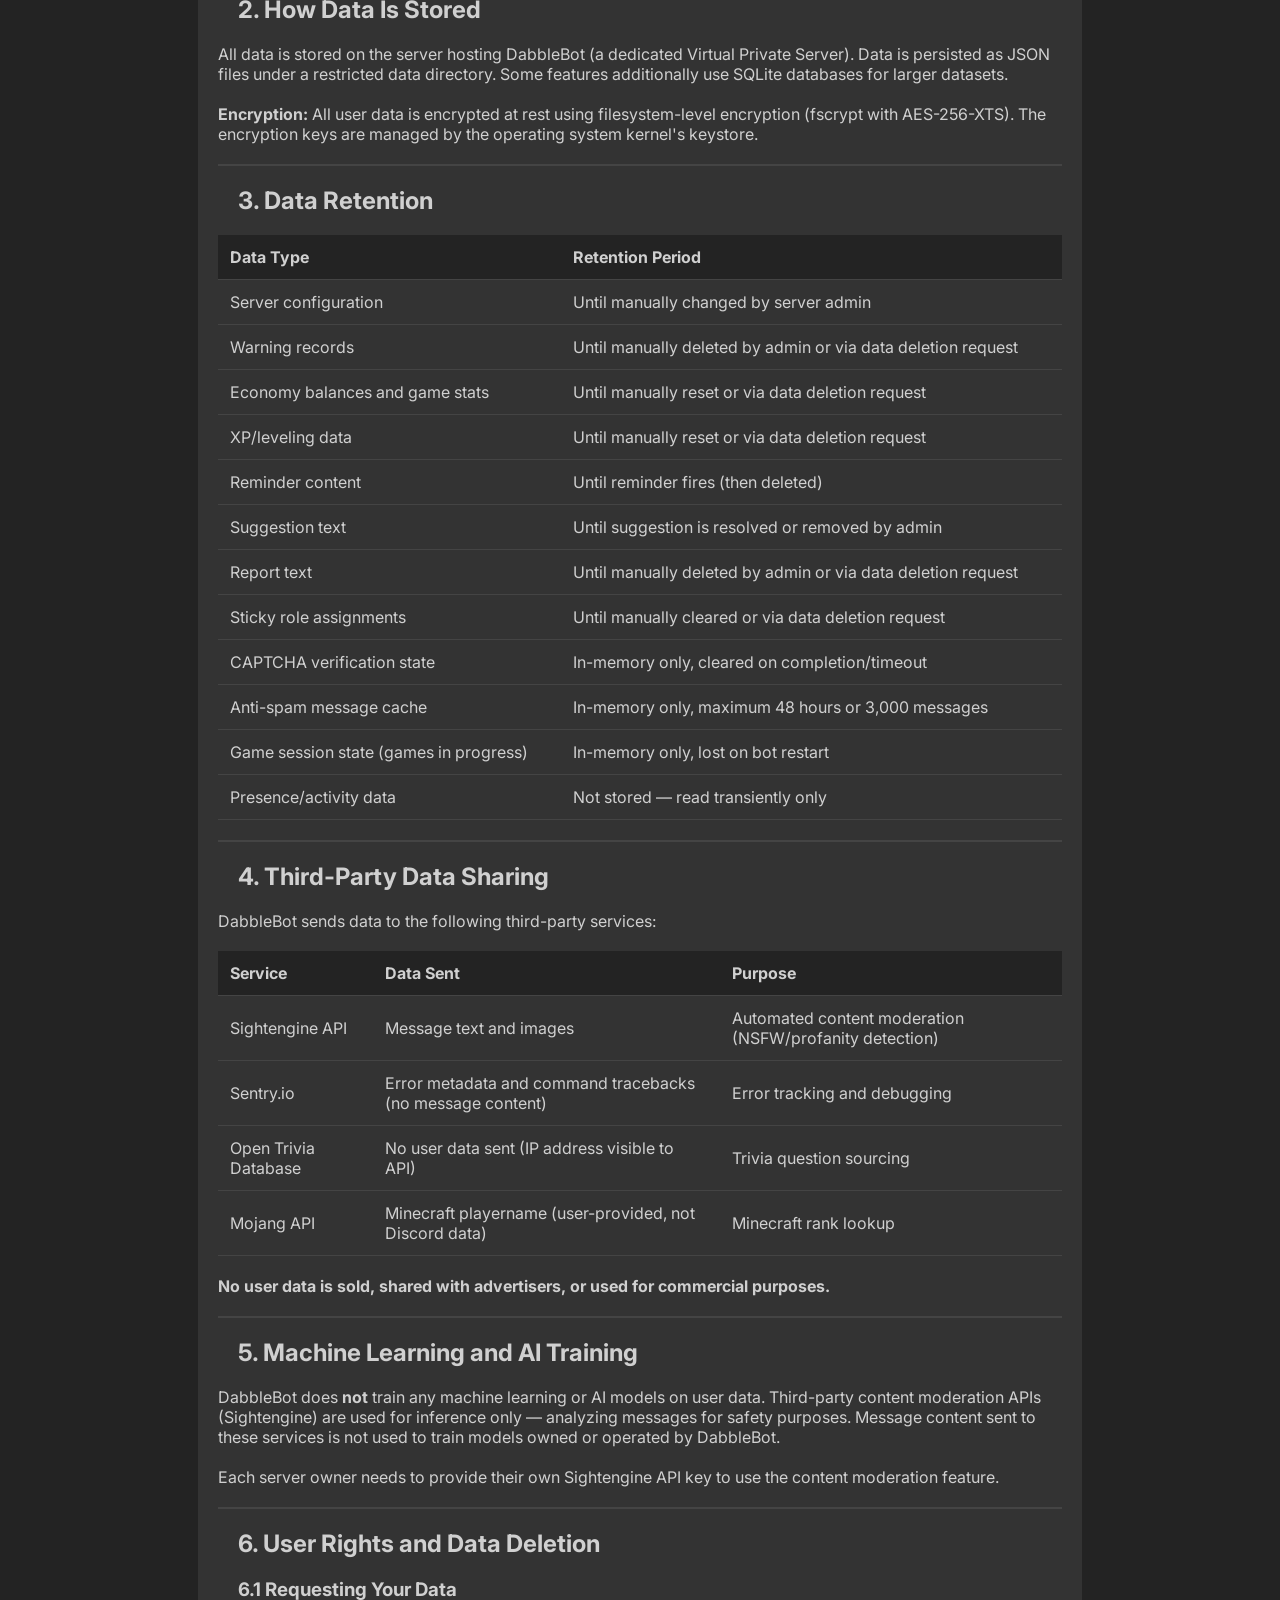
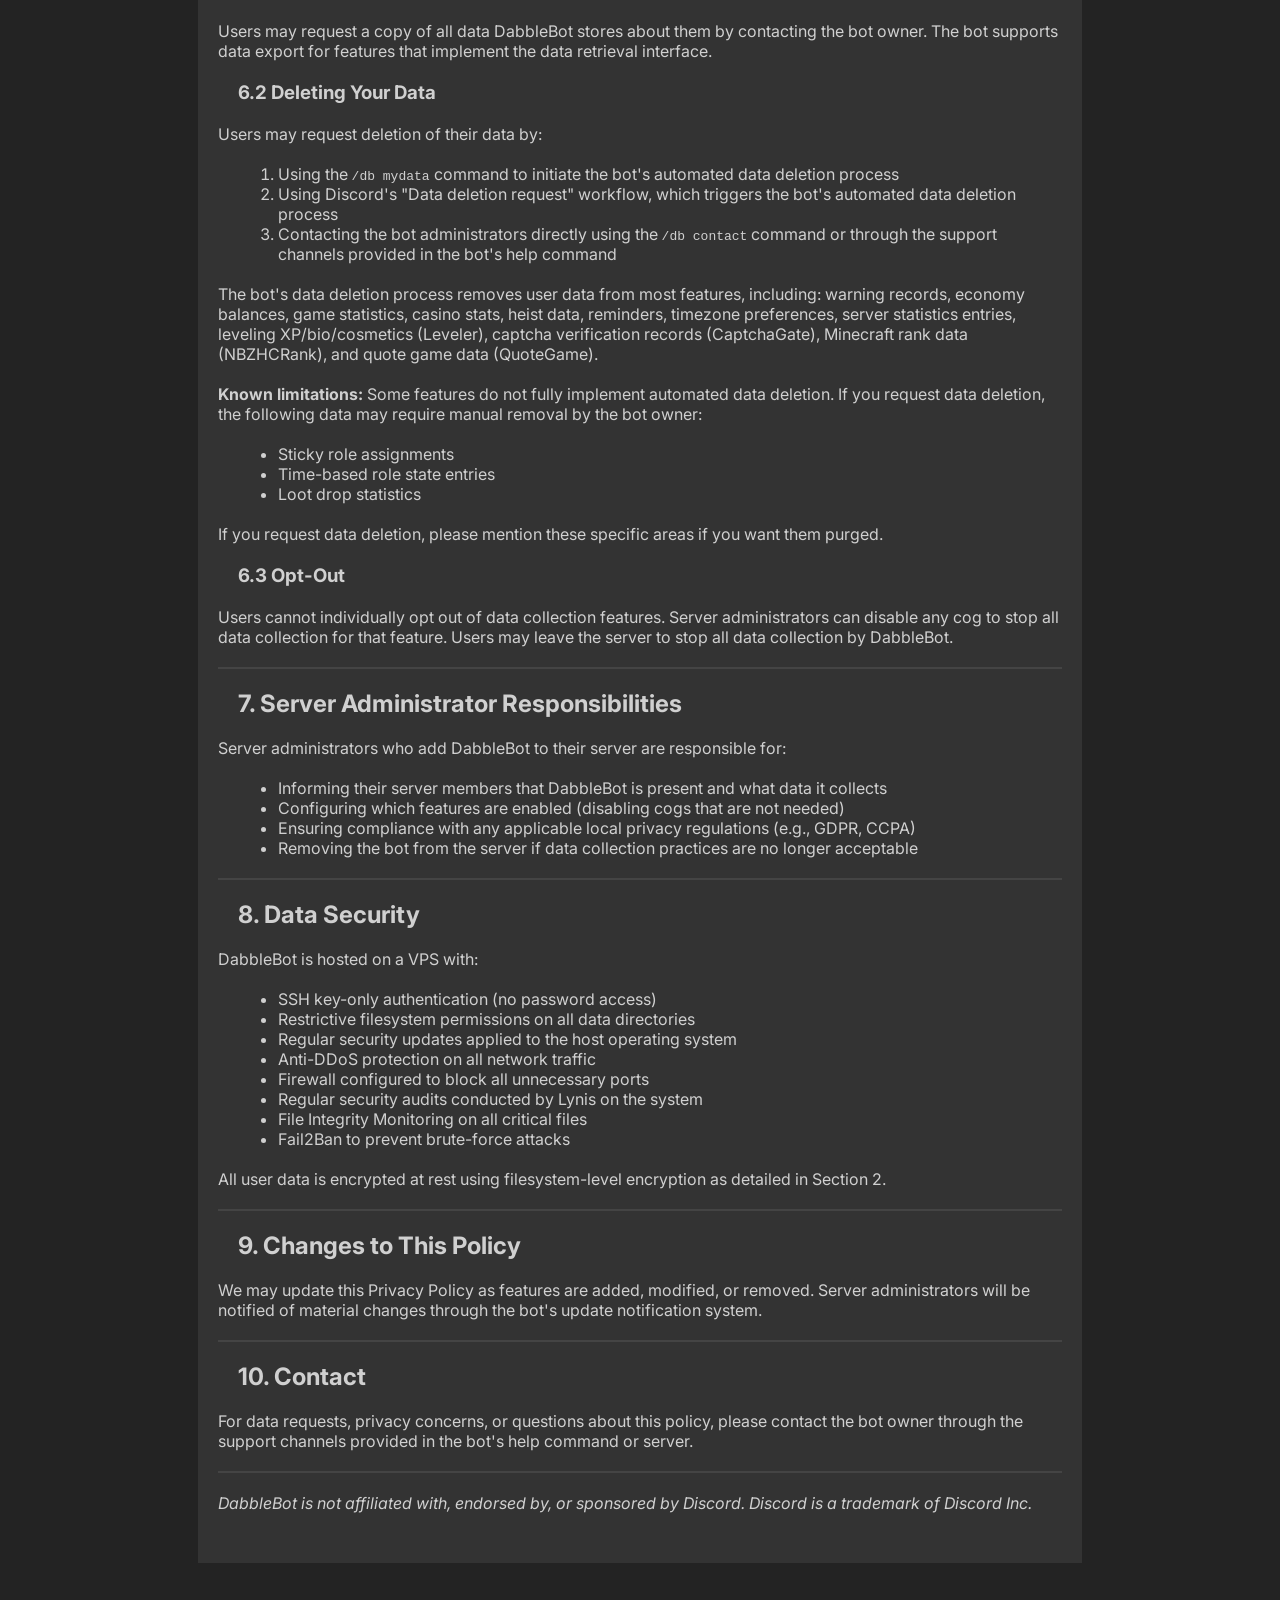
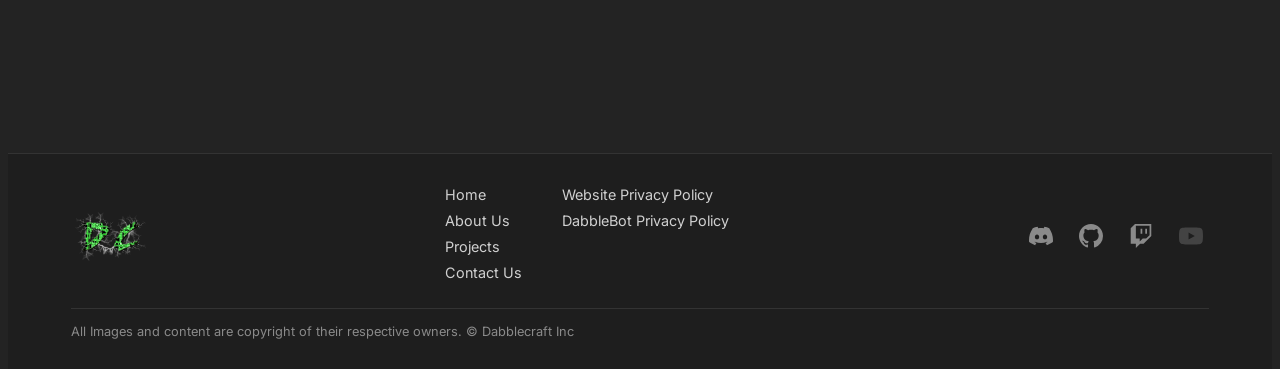
<file: dabblebot-privacy.html>
<!DOCTYPE html>
<html lang="en">

<head>
    <meta charset="UTF-8">
    <meta name="viewport" content="width=device-width, initial-scale=1">
    <meta name="theme-color" content="#008204" />
    <link href="assets/css/styles.css" rel="stylesheet" type="text/css">
    <title>Privacy Policy</title>
</head>

<body>
    <!-- Navigation
    <header class="nav"><a href="index.html" class="logo"><img src="assets/images/logo.webp" height="77" width="122"
                alt="Dabblecrat Logo"></a>
        <input class="menu-btn" type="checkbox" id="menu-btn" aria-label="Main Nav" />
        <label class="menu-icon" for="menu-btn"><span class="navicon" tabindex="0"></span></label>
        <ul class="menu">
            <li><a href="index.html">Home</a></li>
            <li><a href="about.html">About Us</a></li>
            <li><a href="media.html">Dabblecraft Media</a></li>
            <li><a href="communities.html">Communities</a></li>
            <li><a href="projects.html">Projects</a></li>
            <li><a href="contact.html">Contact Us</a></li>
            <li><a href="login.html">Login</a></li>
        </ul>
    </header>
    -->

    <div class="privacy-about">
        <div class="privacy-main">
            <h1>DabbleBot Privacy Policy</h1>
            <p><strong>Last updated: July 2026</strong></p>
            <p>This Privacy Policy describes how DabbleBot ("the bot", "we", "us") collects, uses, stores, and processes
                data when added to a Discord server. By adding DabbleBot to your server, you acknowledge and consent to
                the practices described below.</p>
            <hr>

            <h2>1. Data We Collect</h2>

            <h3>1.1 Server Members Intent Data</h3>
            <p>When a member joins, leaves, or is updated in a server where DabbleBot is present, the bot may read:</p>
            <ul>
                <li>Discord user ID</li>
                <li>Display name and username</li>
                <li>Account creation date</li>
                <li>Avatar URL</li>
                <li>Current roles</li>
                <li>Nickname changes</li>
                <li>Voice channel movements</li>
            </ul>
            <p>This data powers automated verification (CAPTCHA), welcome/leave messages, alt account detection,
                automatic role assignment, time-based roles, server statistics, moderation logging, and server backup
                features.</p>

            <h3>1.2 Presence Intent Data</h3>
            <p>DabbleBot may read member presence states (online, idle, DND, offline) and activities (including
                streaming status) for:</p>
            <ul>
                <li>Server statistics displays (online/offline breakdowns)</li>
                <li>User info commands (on-demand display of a user's current status and activities)</li>
                <li>Role assignment commands that target online members only</li>
            </ul>
            <p>Presence data is read transiently and is <strong>not stored</strong> off-platform.</p>

            <h3>1.3 Message Content Intent Data</h3>
            <p>DabbleBot may read message content for the following purposes:</p>
            <ul>
                <li><strong>Content Moderation (Scanner):</strong> Message text and images are sent to the Sightengine
                    API for automated NSFW/profanity detection. No data is stored locally.</li>
                <li><strong>Anti-Spam (Defender):</strong> Message content is cached in RAM (maximum 3,000 messages or
                    48 hours) for spam pattern detection. No message content is written to disk.
                </li>
                <li><strong>Moderation Logging:</strong> When messages are edited or deleted, before/after content is
                    posted to designated moderation log channels on Discord.</li>
                <li><strong>Warning System Automod:</strong> Message content is read transiently in memory for anti-spam
                    detection and regex-based content rules. Not persisted to disk.</li>
                <li><strong>Anti-Scam (StopNitroScams):</strong> Messages are scanned for known scam patterns using a
                    transient in-memory heuristic. No message content is stored.</li>
                <li><strong>XP/Leveling:</strong> The bot reads only the author ID and guild ID to award XP. Message
                    content is <strong>not</strong> read or stored for this feature.</li>
                <li><strong>Reminders, Suggestions, and Reports:</strong> User-initiated text content (reminder text,
                    suggestion text, report text) is stored until the reminder fires, the suggestion is resolved, or the
                    report is manually deleted by an admin.</li>
                <li><strong>Quote Game:</strong> Single-word answers from players are recorded and the original message
                    is deleted. Stored until game ends or data deletion is requested.</li>
                <li><strong>Ticket Transcripts:</strong> When a ticket is closed, the bot can optionally export a
                    transcript to a Discord channel (on-platform).</li>
            </ul>

            <h3>1.4 Other Data Collected</h3>
            <ul>
                <li><strong>Economy and Game Data:</strong> User IDs, currency balances, game statistics (wins, losses,
                    cooldowns), inventories, XP, and levels are stored for economy and game features.</li>
                <li><strong>Warning Records:</strong> User IDs, warning levels, reasons, issuing moderator IDs,
                    timestamps, and durations are stored for the warning system.</li>
                <li><strong>Timezone:</strong> Per-user IANA timezone strings for timezone-related features.</li>
                <li><strong>Sticky Roles:</strong> Per-member role ID lists for role persistence across join/leave
                    cycles.</li>
                <li><strong>Server Configuration:</strong> Per-guild settings including channel IDs, role IDs, toggle
                    states, and feature configurations.</li>
            </ul>

            <hr>

            <h2>2. How Data Is Stored</h2>
            <p>All data is stored on the server hosting DabbleBot (a dedicated Virtual Private Server). Data is
                persisted as JSON files under a restricted data directory. Some features additionally use SQLite
                databases for larger datasets.</p>
            <p><strong>Encryption:</strong> All user data is encrypted at rest using filesystem-level encryption
                (fscrypt with AES-256-XTS). The encryption keys are managed by the operating system kernel's keystore.
            </p>

            <hr>

            <h2>3. Data Retention</h2>
            <div class="table-container">
                <table>
                    <thead>
                        <tr>
                            <th>Data Type</th>
                            <th>Retention Period</th>
                        </tr>
                    </thead>
                    <tbody>
                        <tr>
                            <td>Server configuration</td>
                            <td>Until manually changed by server admin</td>
                        </tr>
                        <tr>
                            <td>Warning records</td>
                            <td>Until manually deleted by admin or via data deletion request</td>
                        </tr>
                        <tr>
                            <td>Economy balances and game stats</td>
                            <td>Until manually reset or via data deletion request</td>
                        </tr>
                        <tr>
                            <td>XP/leveling data</td>
                            <td>Until manually reset or via data deletion request</td>
                        </tr>
                        <tr>
                            <td>Reminder content</td>
                            <td>Until reminder fires (then deleted)</td>
                        </tr>
                        <tr>
                            <td>Suggestion text</td>
                            <td>Until suggestion is resolved or removed by admin</td>
                        </tr>
                        <tr>
                            <td>Report text</td>
                            <td>Until manually deleted by admin or via data deletion request</td>
                        </tr>
                        <tr>
                            <td>Sticky role assignments</td>
                            <td>Until manually cleared or via data deletion request</td>
                        </tr>
                        <tr>
                            <td>CAPTCHA verification state</td>
                            <td>In-memory only, cleared on completion/timeout</td>
                        </tr>
                        <tr>
                            <td>Anti-spam message cache</td>
                            <td>In-memory only, maximum 48 hours or 3,000 messages</td>
                        </tr>
                        <tr>
                            <td>Game session state (games in progress)</td>
                            <td>In-memory only, lost on bot restart</td>
                        </tr>
                        <tr>
                            <td>Presence/activity data</td>
                            <td>Not stored — read transiently only</td>
                        </tr>
                    </tbody>
                </table>
            </div>

            <hr>

            <h2>4. Third-Party Data Sharing</h2>
            <p>DabbleBot sends data to the following third-party services:</p>
            <div class="table-container">
                <table>
                    <thead>
                        <tr>
                            <th>Service</th>
                            <th>Data Sent</th>
                            <th>Purpose</th>
                        </tr>
                    </thead>
                    <tbody>
                        <tr>
                            <td>Sightengine API</td>
                            <td>Message text and images</td>
                            <td>Automated content moderation (NSFW/profanity detection)</td>
                        </tr>
                        <tr>
                            <td>Sentry.io</td>
                            <td>Error metadata and command tracebacks (no message content)</td>
                            <td>Error tracking and debugging</td>
                        </tr>
                        <tr>
                            <td>Open Trivia Database</td>
                            <td>No user data sent (IP address visible to API)</td>
                            <td>Trivia question sourcing</td>
                        </tr>
                        <tr>
                            <td>Mojang API</td>
                            <td>Minecraft playername (user-provided, not Discord data)</td>
                            <td>Minecraft rank lookup</td>
                        </tr>
                    </tbody>
                </table>
            </div>
            <p><strong>No user data is sold, shared with advertisers, or used for commercial purposes.</strong></p>

            <hr>

            <h2>5. Machine Learning and AI Training</h2>
            <p>DabbleBot does <strong>not</strong> train any machine learning or AI models on user data. Third-party
                content moderation APIs (Sightengine) are used for inference only — analyzing
                messages for safety purposes. Message content sent to these services is not used to train models owned
                or operated by DabbleBot.</p>
            <p>Each server owner needs to provide their own Sightengine API key to use the content moderation feature.
            </p>

            <hr>

            <h2>6. User Rights and Data Deletion</h2>

            <h3>6.1 Requesting Your Data</h3>
            <p>Users may request a copy of all data DabbleBot stores about them by contacting the bot owner. The bot
                supports data export for features that implement the data retrieval interface.</p>

            <h3>6.2 Deleting Your Data</h3>
            <p>Users may request deletion of their data by:</p>
            <ol>
                <li>Using the <code>/db mydata</code> command to initiate the bot's automated data deletion process</li>
                <li>Using Discord's "Data deletion request" workflow, which triggers the bot's automated data deletion
                    process</li>
                <li>Contacting the bot administrators directly using the <code>/db contact</code> command or through the
                    support channels provided in the bot's help command</li>
            </ol>
            <p>The bot's data deletion process removes user data from most features, including: warning records, economy
                balances, game statistics, casino stats, heist data, reminders, timezone preferences, server statistics
                entries, leveling XP/bio/cosmetics (Leveler), captcha verification records (CaptchaGate), Minecraft rank
                data (NBZHCRank), and quote game data (QuoteGame).</p>
            <p><strong>Known limitations:</strong> Some features do not fully implement automated data deletion. If you
                request data deletion, the following data may require manual removal by the bot owner:</p>
            <ul>
                <li>Sticky role assignments</li>
                <li>Time-based role state entries</li>
                <li>Loot drop statistics</li>
            </ul>
            <p>If you request data deletion, please mention these specific areas if you want them purged.</p>

            <h3>6.3 Opt-Out</h3>
            <p>Users cannot individually opt out of data collection features. Server administrators can disable any cog
                to stop all data collection for that feature. Users may leave the server to stop all data collection by
                DabbleBot.</p>

            <hr>

            <h2>7. Server Administrator Responsibilities</h2>
            <p>Server administrators who add DabbleBot to their server are responsible for:</p>
            <ul>
                <li>Informing their server members that DabbleBot is present and what data it collects</li>
                <li>Configuring which features are enabled (disabling cogs that are not needed)</li>
                <li>Ensuring compliance with any applicable local privacy regulations (e.g., GDPR, CCPA)</li>
                <li>Removing the bot from the server if data collection practices are no longer acceptable</li>
            </ul>

            <hr>

            <h2>8. Data Security</h2>
            <p>DabbleBot is hosted on a VPS with:</p>
            <ul>
                <li>SSH key-only authentication (no password access)</li>
                <li>Restrictive filesystem permissions on all data directories</li>
                <li>Regular security updates applied to the host operating system</li>
                <li>Anti-DDoS protection on all network traffic</li>
                <li>Firewall configured to block all unnecessary ports</li>
                <li>Regular security audits conducted by Lynis on the system</li>
                <li>File Integrity Monitoring on all critical files</li>
                <li>Fail2Ban to prevent brute-force attacks</li>
            </ul>
            <p>All user data is encrypted at rest using filesystem-level encryption as detailed in Section 2.</p>

            <hr>

            <h2>9. Changes to This Policy</h2>
            <p>We may update this Privacy Policy as features are added, modified, or removed. Server administrators will
                be notified of material changes through the bot's update notification system.</p>

            <hr>

            <h2>10. Contact</h2>
            <p>For data requests, privacy concerns, or questions about this policy, please contact the bot owner through
                the support channels provided in the bot's help command or server.</p>

            <hr>

            <p><em>DabbleBot is not affiliated with, endorsed by, or sponsored by Discord. Discord is a trademark of
                    Discord Inc.</em></p>
        </div>
    </div>

    <!--Start of Tawk.to Script-->
    <script type="text/javascript">
        var Tawk_API = Tawk_API || {}, Tawk_LoadStart = new Date();
        (function () {
            var s1 = document.createElement("script"), s0 = document.getElementsByTagName("script")[0];
            s1.async = true;
            s1.src = 'https://embed.tawk.to/5c55ca696cb1ff3c14cadcaa/default';
            s1.charset = 'UTF-8';
            s1.setAttribute('crossorigin', '*');
            s0.parentNode.insertBefore(s1, s0);
        })();
    </script>
    <!--End of Tawk.to Script-->
</body>
<footer>
    <div class="footer-content">
        <div class="footer-brand">
            <a href="index.html" class="footer-logo"><img src="assets/images/logo.webp" height="50" width="79" alt="Dabblecraft Logo"></a>
        </div>
        <nav class="footer-links" aria-label="Footer">
            <ul>
                <li><a href="index.html">Home</a></li>
                <li><a href="about.html">About Us</a></li>
                <li><a href="projects.html">Projects</a></li>
                <li><a href="contact.html">Contact Us</a></li>
            </ul>
            <ul>
                <li><a href="privacy.html">Website Privacy Policy</a></li>
                <li><a href="dabblebot-privacy.html">DabbleBot Privacy Policy</a></li>
            </ul>
        </nav>
        <div class="footer-social">
            <a href="https://discord.gg/3za7Bsq" target="_blank" rel="noopener" aria-label="Discord" title="Discord">
                <svg width="24" height="24" viewBox="0 0 24 24" fill="currentColor" xmlns="http://www.w3.org/2000/svg" aria-hidden="true"><path d="M20.317 4.3698a19.7913 19.7913 0 00-4.8851-1.5152.0741.0741 0 00-.0785.0371c-.211.3753-.4447.8648-.6083 1.2495-1.8447-.2762-3.68-.2762-5.4868 0-.1636-.3933-.4058-.8742-.6177-1.2495a.077.077 0 00-.0785-.037 19.7363 19.7363 0 00-4.8852 1.515.0699.0699 0 00-.0321.0277C.5334 9.0458-.319 13.5799.0992 18.0578a.0824.0824 0 00.0312.0561c2.0528 1.5076 4.0413 2.4228 5.9925 3.0294a.0777.0777 0 00.0842-.0276c.4616-.6304.8731-1.2952 1.226-1.9942a.076.076 0 00-.0416-.1057c-.6528-.2476-1.2743-.5495-1.8722-.8923a.077.077 0 01-.0076-.1277c.1258-.0943.2517-.1923.3718-.2914a.0743.0743 0 01.0776-.0105c3.9278 1.7933 8.18 1.7933 12.0614 0a.0739.0739 0 01.0785.0095c.1202.099.246.1981.3728.2924a.077.077 0 01-.0066.1276 12.2986 12.2986 0 01-1.873.8914.0766.0766 0 00-.0407.1067c.3604.698.7719 1.3628 1.225 1.9932a.076.076 0 00.0842.0286c1.961-.6057 3.9495-1.5191 6.0023-3.0294a.077.077 0 00.0313-.0552c.5004-5.177-.8382-9.6739-3.5485-13.6604a.061.061 0 00-.0312-.0286zM8.02 15.3312c-1.1825 0-2.1569-1.0857-2.1569-2.419 0-1.3332.9555-2.4189 2.157-2.4189 1.2108 0 2.1757 1.0952 2.1568 2.419 0 1.3332-.9555 2.4189-2.1569 2.4189zm7.9748 0c-1.1825 0-2.1569-1.0857-2.1569-2.419 0-1.3332.9554-2.4189 2.1569-2.4189 1.2108 0 2.1757 1.0952 2.1568 2.419 0 1.3332-.946 2.4189-2.1568 2.4189z"/></svg>
            </a>
            <a href="https://github.com/Dabblecraft2DevTeam" target="_blank" rel="noopener" aria-label="GitHub" title="GitHub">
                <svg width="24" height="24" viewBox="0 0 16 16" fill="currentColor" xmlns="http://www.w3.org/2000/svg" aria-hidden="true"><path d="M8 0C3.58 0 0 3.58 0 8c0 3.54 2.29 6.53 5.47 7.59.4.07.55-.17.55-.38 0-.19-.01-.82-.01-1.49-2.01.37-2.53-.49-2.69-.94-.09-.23-.48-.94-.82-1.13-.28-.15-.68-.52-.01-.53.63-.01 1.08.58 1.23.82.72 1.21 1.87.87 2.33.66.07-.52.28-.87.51-1.07-1.78-.2-3.64-.89-3.64-3.95 0-.87.31-1.59.82-2.15-.08-.2-.36-1.02.08-2.12 0 0 .67-.21 2.2.82.64-.18 1.32-.27 2-.27.68 0 1.36.09 2 .27 1.53-1.04 2.2-.82 2.2-.82.44 1.1.16 1.92.08 2.12.51.56.82 1.27.82 2.15 0 3.07-1.87 3.75-3.65 3.95.29.25.54.73.54 1.48 0 1.07-.01 1.93-.01 2.2 0 .21.15.46.55.38A8.013 8.013 0 0016 8c0-4.42-3.58-8-8-8z"/></svg>
            </a>
            <a href="https://www.twitch.tv/keough99costudios" target="_blank" rel="noopener" aria-label="Twitch" title="Twitch">
                <svg width="24" height="24" viewBox="0 0 24 24" fill="currentColor" xmlns="http://www.w3.org/2000/svg" aria-hidden="true"><path d="M11.571 4.714h1.715v5.143H11.57zm4.715 0H18v5.143h-1.714zM6 0L1.714 4.286v15.428h5.143V24l4.286-4.286h3.428L22.286 12V0zm14.571 11.143l-3.428 3.428h-3.429l-3 3v-3H6.857V1.714h13.714z"/></svg>
            </a>
            <a href="#" aria-label="YouTube (coming soon)" title="YouTube (coming soon)" class="footer-social-placeholder">
                <svg width="24" height="24" viewBox="0 0 24 24" fill="currentColor" xmlns="http://www.w3.org/2000/svg" aria-hidden="true"><path d="M23.498 6.186a3.016 3.016 0 00-2.122-2.136C19.505 3.545 12 3.545 12 3.545s-7.505 0-9.377.505A3.017 3.017 0 00.502 6.186C0 8.07 0 12 0 12s0 3.93.502 5.814a3.016 3.016 0 002.122 2.136c1.871.505 9.376.505 9.376.505s7.505 0 9.377-.505a3.015 3.015 0 002.122-2.136C24 15.93 24 12 24 12s0-3.93-.502-5.814zM9.545 15.568V8.432L15.818 12l-6.273 3.568z"/></svg>
            </a>
        </div>
    </div>
    <div class="footer-bottom">
        <p>All Images and content are copyright of their respective owners. &copy; Dabblecraft Inc</p>
    </div>
</footer>

</html>
</file>
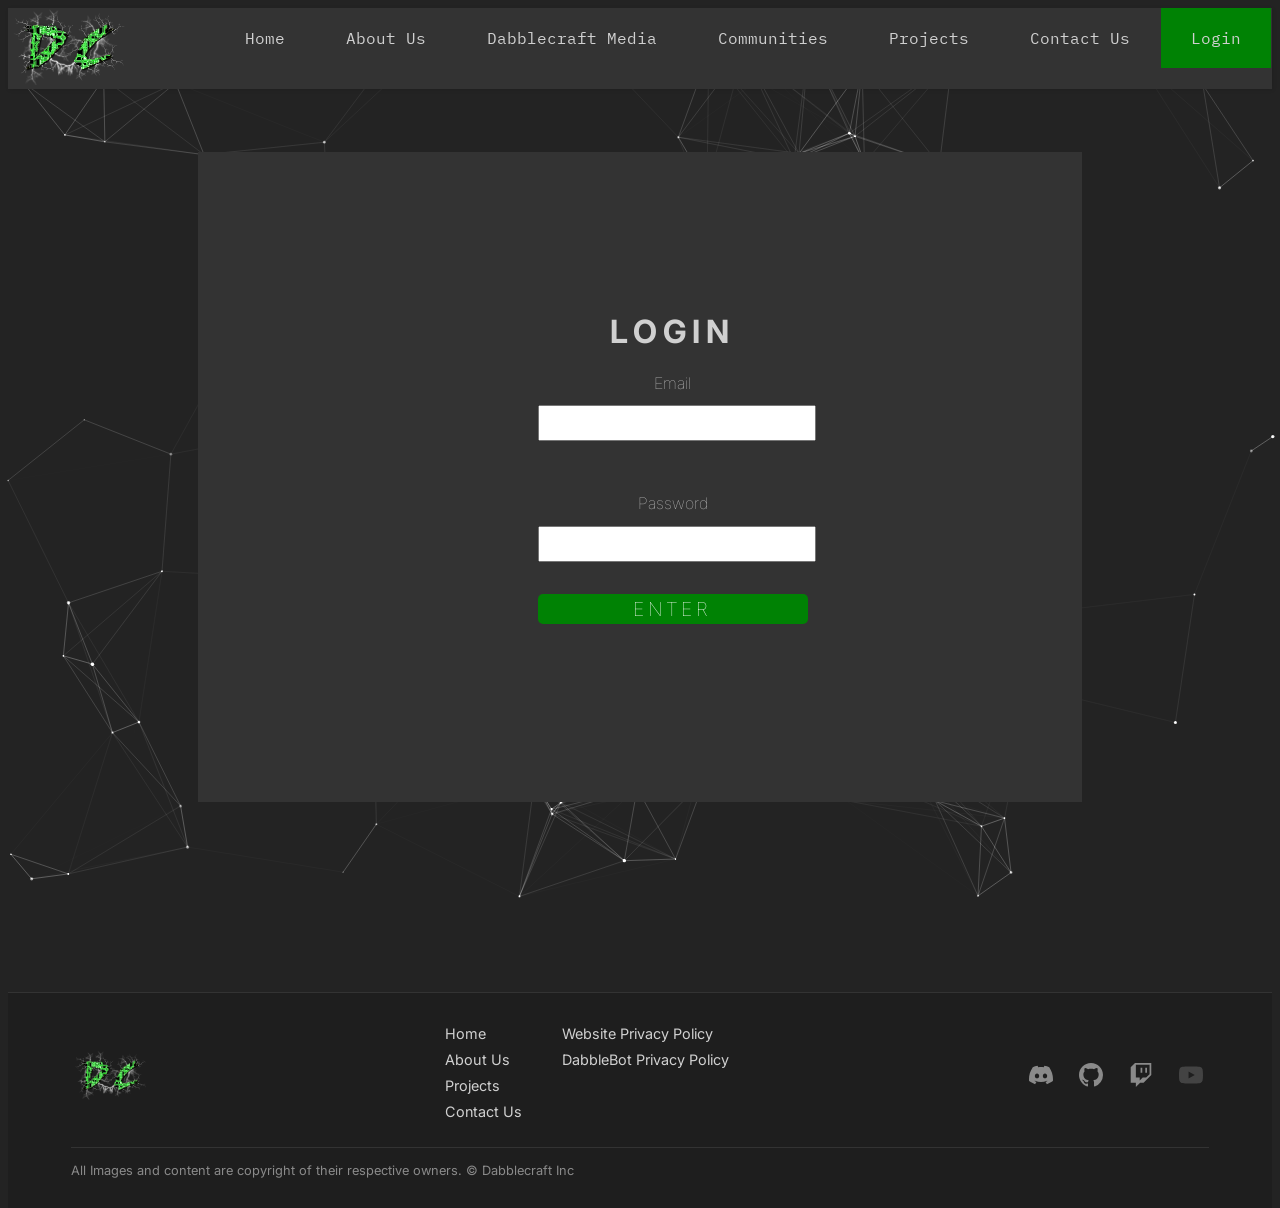
<file: login.html>
<!DOCTYPE html>
<html lang="en">
<head>
    <meta charset="UTF-8">
    <meta name="viewport" content="width=device-width, initial-scale=1">
    <meta name="theme-color" content="#008204"/>
    <link href="assets/css/styles.css" rel="stylesheet" type="text/css">
    <script src="assets/javascript/login.js"></script>
    <title>Login - Dabblecraft</title>
</head>
<body>
<!-- Navigation -->
    <header class="nav"><a href="index.html" class="logo"><img src="assets/images/logo.webp" height="77" width="122" alt="Dabblecraft Logo"></a>
    <input class="menu-btn" type="checkbox" id="menu-btn" aria-label="Main Nav"/>
    <label class="menu-icon" for="menu-btn"><span class="navicon" tabindex="0"></span></label>
    <ul class="menu">
        <li><a href="index.html">Home</a></li>
        <li><a href="about.html">About Us</a></li>
        <li><a href="media.html">Dabblecraft Media</a></li>
        <li><a href="communities.html">Communities</a></li>
        <li><a href="projects.html">Projects</a></li>
        <li><a href="contact.html">Contact Us</a></li>
        <li><a class="current" href="login.html">Login</a></li>
    </ul>


</header>

<canvas id="starfield-canvas" aria-hidden="true"></canvas>
<script src="assets/javascript/starfield.js"></script>

    <div class="login-class">
        <div class="login-login">
            <div id="login">
                <form id="form_id" method="post" name="myform">
                    <h1>Login</h1>
                    <h2>Email</h2>
                    <input type="text" name="username" id="username" class="textbox"/>
                    <h2>Password</h2>
                    <input type="password" name="password" id="password" class="textbox"/>
                    <input type="button" value="Enter" id="submit" onclick="validate()"/>
                </form>
            </div>
        </div>
    </div>

<!--Start of Tawk.to Script-->
<script type="text/javascript">
    var Tawk_API=Tawk_API||{}, Tawk_LoadStart=new Date();
    (function(){
        var s1=document.createElement("script"),s0=document.getElementsByTagName("script")[0];
        s1.async=true;
        s1.src='https://embed.tawk.to/5c55ca696cb1ff3c14cadcaa/default';
        s1.charset='UTF-8';
        s1.setAttribute('crossorigin','*');
        s0.parentNode.insertBefore(s1,s0);
    })();
</script>
<!--End of Tawk.to Script-->
</body>
<footer>
    <div class="footer-content">
        <div class="footer-brand">
            <a href="index.html" class="footer-logo"><img src="assets/images/logo.webp" height="50" width="79" alt="Dabblecraft Logo"></a>
        </div>
        <nav class="footer-links" aria-label="Footer">
            <ul>
                <li><a href="index.html">Home</a></li>
                <li><a href="about.html">About Us</a></li>
                <li><a href="projects.html">Projects</a></li>
                <li><a href="contact.html">Contact Us</a></li>
            </ul>
            <ul>
                <li><a href="privacy.html">Website Privacy Policy</a></li>
                <li><a href="dabblebot-privacy.html">DabbleBot Privacy Policy</a></li>
            </ul>
        </nav>
        <div class="footer-social">
            <a href="https://discord.gg/3za7Bsq" target="_blank" rel="noopener" aria-label="Discord" title="Discord">
                <svg width="24" height="24" viewBox="0 0 24 24" fill="currentColor" xmlns="http://www.w3.org/2000/svg" aria-hidden="true"><path d="M20.317 4.3698a19.7913 19.7913 0 00-4.8851-1.5152.0741.0741 0 00-.0785.0371c-.211.3753-.4447.8648-.6083 1.2495-1.8447-.2762-3.68-.2762-5.4868 0-.1636-.3933-.4058-.8742-.6177-1.2495a.077.077 0 00-.0785-.037 19.7363 19.7363 0 00-4.8852 1.515.0699.0699 0 00-.0321.0277C.5334 9.0458-.319 13.5799.0992 18.0578a.0824.0824 0 00.0312.0561c2.0528 1.5076 4.0413 2.4228 5.9925 3.0294a.0777.0777 0 00.0842-.0276c.4616-.6304.8731-1.2952 1.226-1.9942a.076.076 0 00-.0416-.1057c-.6528-.2476-1.2743-.5495-1.8722-.8923a.077.077 0 01-.0076-.1277c.1258-.0943.2517-.1923.3718-.2914a.0743.0743 0 01.0776-.0105c3.9278 1.7933 8.18 1.7933 12.0614 0a.0739.0739 0 01.0785.0095c.1202.099.246.1981.3728.2924a.077.077 0 01-.0066.1276 12.2986 12.2986 0 01-1.873.8914.0766.0766 0 00-.0407.1067c.3604.698.7719 1.3628 1.225 1.9932a.076.076 0 00.0842.0286c1.961-.6057 3.9495-1.5191 6.0023-3.0294a.077.077 0 00.0313-.0552c.5004-5.177-.8382-9.6739-3.5485-13.6604a.061.061 0 00-.0312-.0286zM8.02 15.3312c-1.1825 0-2.1569-1.0857-2.1569-2.419 0-1.3332.9555-2.4189 2.157-2.4189 1.2108 0 2.1757 1.0952 2.1568 2.419 0 1.3332-.9555 2.4189-2.1569 2.4189zm7.9748 0c-1.1825 0-2.1569-1.0857-2.1569-2.419 0-1.3332.9554-2.4189 2.1569-2.4189 1.2108 0 2.1757 1.0952 2.1568 2.419 0 1.3332-.946 2.4189-2.1568 2.4189z"/></svg>
            </a>
            <a href="https://github.com/Dabblecraft2DevTeam" target="_blank" rel="noopener" aria-label="GitHub" title="GitHub">
                <svg width="24" height="24" viewBox="0 0 16 16" fill="currentColor" xmlns="http://www.w3.org/2000/svg" aria-hidden="true"><path d="M8 0C3.58 0 0 3.58 0 8c0 3.54 2.29 6.53 5.47 7.59.4.07.55-.17.55-.38 0-.19-.01-.82-.01-1.49-2.01.37-2.53-.49-2.69-.94-.09-.23-.48-.94-.82-1.13-.28-.15-.68-.52-.01-.53.63-.01 1.08.58 1.23.82.72 1.21 1.87.87 2.33.66.07-.52.28-.87.51-1.07-1.78-.2-3.64-.89-3.64-3.95 0-.87.31-1.59.82-2.15-.08-.2-.36-1.02.08-2.12 0 0 .67-.21 2.2.82.64-.18 1.32-.27 2-.27.68 0 1.36.09 2 .27 1.53-1.04 2.2-.82 2.2-.82.44 1.1.16 1.92.08 2.12.51.56.82 1.27.82 2.15 0 3.07-1.87 3.75-3.65 3.95.29.25.54.73.54 1.48 0 1.07-.01 1.93-.01 2.2 0 .21.15.46.55.38A8.013 8.013 0 0016 8c0-4.42-3.58-8-8-8z"/></svg>
            </a>
            <a href="https://www.twitch.tv/keough99costudios" target="_blank" rel="noopener" aria-label="Twitch" title="Twitch">
                <svg width="24" height="24" viewBox="0 0 24 24" fill="currentColor" xmlns="http://www.w3.org/2000/svg" aria-hidden="true"><path d="M11.571 4.714h1.715v5.143H11.57zm4.715 0H18v5.143h-1.714zM6 0L1.714 4.286v15.428h5.143V24l4.286-4.286h3.428L22.286 12V0zm14.571 11.143l-3.428 3.428h-3.429l-3 3v-3H6.857V1.714h13.714z"/></svg>
            </a>
            <a href="#" aria-label="YouTube (coming soon)" title="YouTube (coming soon)" class="footer-social-placeholder">
                <svg width="24" height="24" viewBox="0 0 24 24" fill="currentColor" xmlns="http://www.w3.org/2000/svg" aria-hidden="true"><path d="M23.498 6.186a3.016 3.016 0 00-2.122-2.136C19.505 3.545 12 3.545 12 3.545s-7.505 0-9.377.505A3.017 3.017 0 00.502 6.186C0 8.07 0 12 0 12s0 3.93.502 5.814a3.016 3.016 0 002.122 2.136c1.871.505 9.376.505 9.376.505s7.505 0 9.377-.505a3.015 3.015 0 002.122-2.136C24 15.93 24 12 24 12s0-3.93-.502-5.814zM9.545 15.568V8.432L15.818 12l-6.273 3.568z"/></svg>
            </a>
        </div>
    </div>
    <div class="footer-bottom">
        <p>All Images and content are copyright of their respective owners. &copy; Dabblecraft Inc</p>
    </div>
</footer>
</html>
</file>
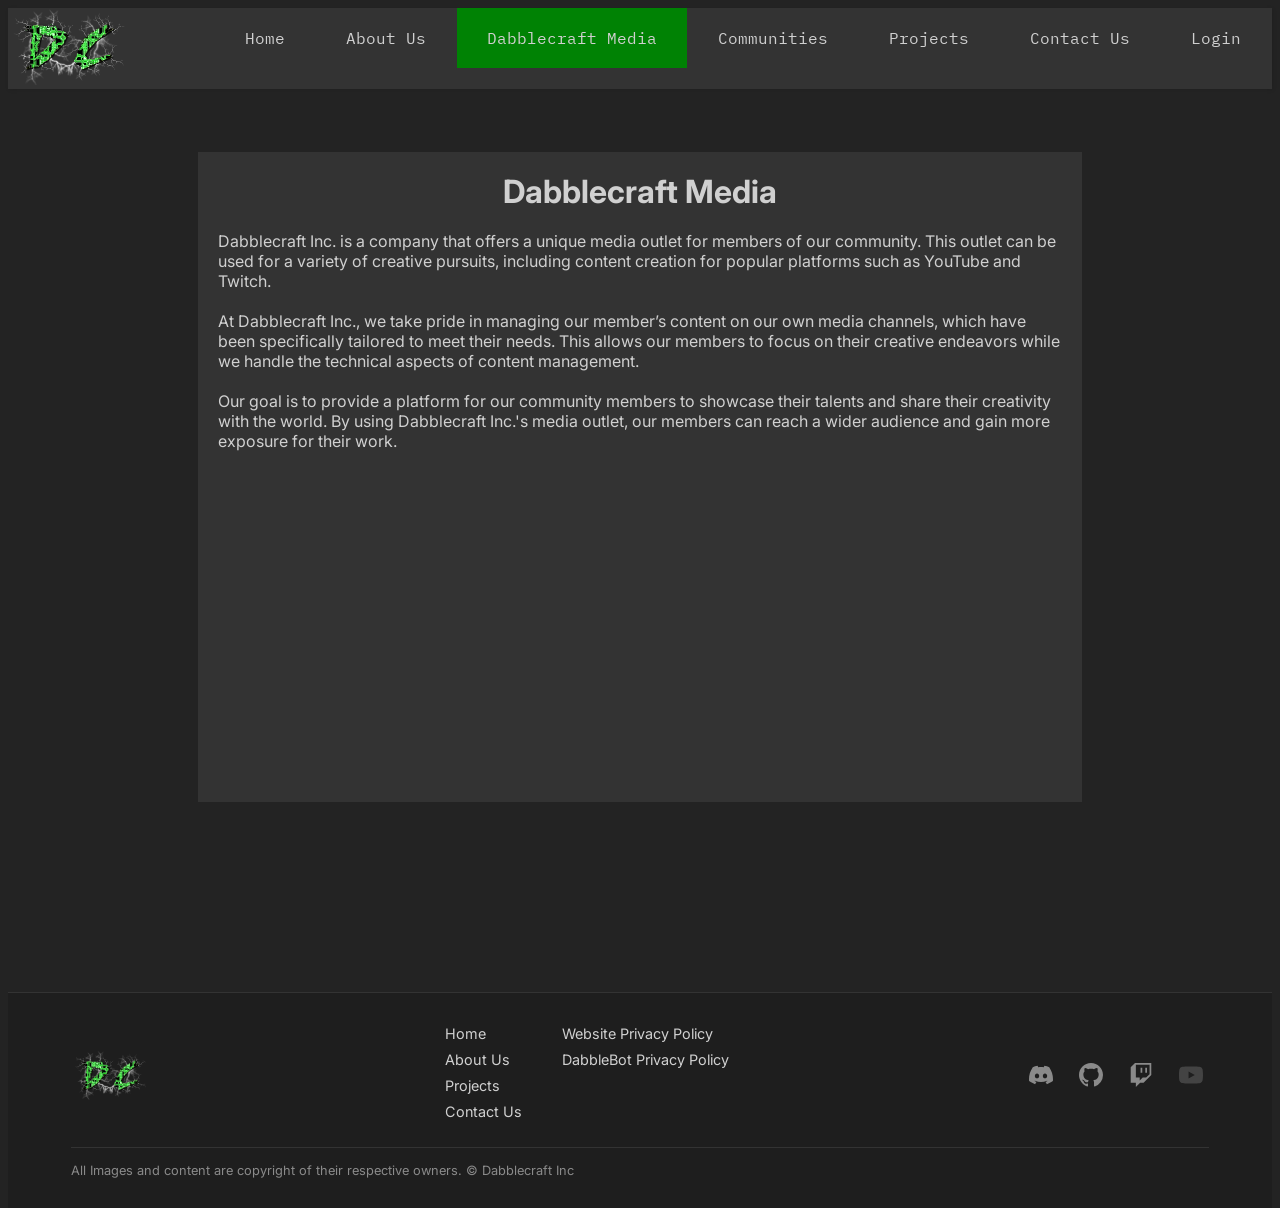
<file: media.html>
<!DOCTYPE html>
<html lang="en">
<head>
    <meta charset="UTF-8">
    <meta name="viewport" content="width=device-width, initial-scale=1">
    <meta name="theme-color" content="#008204"/>
    <link href="assets/css/styles.css" rel="stylesheet" type="text/css">
    <title>Home</title>
</head>
<body>
<!-- Navigation -->
    <header class="nav"><a href="index.html" class="logo"><img src="assets/images/logo.webp" height="77" width="122" alt="Dabblecrat Logo"></a>
    <input class="menu-btn" type="checkbox" id="menu-btn" aria-label="Main Nav"/>
    <label class="menu-icon" for="menu-btn"><span class="navicon" tabindex="0"></span></label>
    <ul class="menu">
        <li><a href="index.html">Home</a></li>
        <li><a href="about.html">About Us</a></li>
        <li><a class="current" href="media.html">Dabblecraft Media</a></li>
        <li><a href="communities.html">Communities</a></li>
        <li><a href="projects.html">Projects</a></li>
        <li><a href="contact.html">Contact Us</a></li>
        <li><a href="login.html">Login</a></li>
    </ul>


</header>

<div class="media-about">
    <div class="media-main">
        <h1>Dabblecraft Media</h1>
        <p>Dabblecraft Inc. is a company that offers a unique media outlet for members of our community. This outlet can be used for a variety of creative pursuits, including content creation for popular platforms such as YouTube and Twitch.</p>

        <p>At Dabblecraft Inc., we take pride in managing our member’s content on our own media channels, which have been specifically tailored to meet their needs. This allows our members to focus on their creative endeavors while we handle the technical aspects of content management.</p>

        <p>Our goal is to provide a platform for our community members to showcase their talents and share their creativity with the world. By using Dabblecraft Inc.'s media outlet, our members can reach a wider audience and gain more exposure for their work.</p>


    </div>
</div>

<!--Start of Tawk.to Script-->
<script type="text/javascript">
    var Tawk_API=Tawk_API||{}, Tawk_LoadStart=new Date();
    (function(){
        var s1=document.createElement("script"),s0=document.getElementsByTagName("script")[0];
        s1.async=true;
        s1.src='https://embed.tawk.to/5c55ca696cb1ff3c14cadcaa/default';
        s1.charset='UTF-8';
        s1.setAttribute('crossorigin','*');
        s0.parentNode.insertBefore(s1,s0);
    })();
</script>
<!--End of Tawk.to Script-->
</body>
<footer>
    <div class="footer-content">
        <div class="footer-brand">
            <a href="index.html" class="footer-logo"><img src="assets/images/logo.webp" height="50" width="79" alt="Dabblecraft Logo"></a>
        </div>
        <nav class="footer-links" aria-label="Footer">
            <ul>
                <li><a href="index.html">Home</a></li>
                <li><a href="about.html">About Us</a></li>
                <li><a href="projects.html">Projects</a></li>
                <li><a href="contact.html">Contact Us</a></li>
            </ul>
            <ul>
                <li><a href="privacy.html">Website Privacy Policy</a></li>
                <li><a href="dabblebot-privacy.html">DabbleBot Privacy Policy</a></li>
            </ul>
        </nav>
        <div class="footer-social">
            <a href="https://discord.gg/3za7Bsq" target="_blank" rel="noopener" aria-label="Discord" title="Discord">
                <svg width="24" height="24" viewBox="0 0 24 24" fill="currentColor" xmlns="http://www.w3.org/2000/svg" aria-hidden="true"><path d="M20.317 4.3698a19.7913 19.7913 0 00-4.8851-1.5152.0741.0741 0 00-.0785.0371c-.211.3753-.4447.8648-.6083 1.2495-1.8447-.2762-3.68-.2762-5.4868 0-.1636-.3933-.4058-.8742-.6177-1.2495a.077.077 0 00-.0785-.037 19.7363 19.7363 0 00-4.8852 1.515.0699.0699 0 00-.0321.0277C.5334 9.0458-.319 13.5799.0992 18.0578a.0824.0824 0 00.0312.0561c2.0528 1.5076 4.0413 2.4228 5.9925 3.0294a.0777.0777 0 00.0842-.0276c.4616-.6304.8731-1.2952 1.226-1.9942a.076.076 0 00-.0416-.1057c-.6528-.2476-1.2743-.5495-1.8722-.8923a.077.077 0 01-.0076-.1277c.1258-.0943.2517-.1923.3718-.2914a.0743.0743 0 01.0776-.0105c3.9278 1.7933 8.18 1.7933 12.0614 0a.0739.0739 0 01.0785.0095c.1202.099.246.1981.3728.2924a.077.077 0 01-.0066.1276 12.2986 12.2986 0 01-1.873.8914.0766.0766 0 00-.0407.1067c.3604.698.7719 1.3628 1.225 1.9932a.076.076 0 00.0842.0286c1.961-.6057 3.9495-1.5191 6.0023-3.0294a.077.077 0 00.0313-.0552c.5004-5.177-.8382-9.6739-3.5485-13.6604a.061.061 0 00-.0312-.0286zM8.02 15.3312c-1.1825 0-2.1569-1.0857-2.1569-2.419 0-1.3332.9555-2.4189 2.157-2.4189 1.2108 0 2.1757 1.0952 2.1568 2.419 0 1.3332-.9555 2.4189-2.1569 2.4189zm7.9748 0c-1.1825 0-2.1569-1.0857-2.1569-2.419 0-1.3332.9554-2.4189 2.1569-2.4189 1.2108 0 2.1757 1.0952 2.1568 2.419 0 1.3332-.946 2.4189-2.1568 2.4189z"/></svg>
            </a>
            <a href="https://github.com/Dabblecraft2DevTeam" target="_blank" rel="noopener" aria-label="GitHub" title="GitHub">
                <svg width="24" height="24" viewBox="0 0 16 16" fill="currentColor" xmlns="http://www.w3.org/2000/svg" aria-hidden="true"><path d="M8 0C3.58 0 0 3.58 0 8c0 3.54 2.29 6.53 5.47 7.59.4.07.55-.17.55-.38 0-.19-.01-.82-.01-1.49-2.01.37-2.53-.49-2.69-.94-.09-.23-.48-.94-.82-1.13-.28-.15-.68-.52-.01-.53.63-.01 1.08.58 1.23.82.72 1.21 1.87.87 2.33.66.07-.52.28-.87.51-1.07-1.78-.2-3.64-.89-3.64-3.95 0-.87.31-1.59.82-2.15-.08-.2-.36-1.02.08-2.12 0 0 .67-.21 2.2.82.64-.18 1.32-.27 2-.27.68 0 1.36.09 2 .27 1.53-1.04 2.2-.82 2.2-.82.44 1.1.16 1.92.08 2.12.51.56.82 1.27.82 2.15 0 3.07-1.87 3.75-3.65 3.95.29.25.54.73.54 1.48 0 1.07-.01 1.93-.01 2.2 0 .21.15.46.55.38A8.013 8.013 0 0016 8c0-4.42-3.58-8-8-8z"/></svg>
            </a>
            <a href="https://www.twitch.tv/keough99costudios" target="_blank" rel="noopener" aria-label="Twitch" title="Twitch">
                <svg width="24" height="24" viewBox="0 0 24 24" fill="currentColor" xmlns="http://www.w3.org/2000/svg" aria-hidden="true"><path d="M11.571 4.714h1.715v5.143H11.57zm4.715 0H18v5.143h-1.714zM6 0L1.714 4.286v15.428h5.143V24l4.286-4.286h3.428L22.286 12V0zm14.571 11.143l-3.428 3.428h-3.429l-3 3v-3H6.857V1.714h13.714z"/></svg>
            </a>
            <a href="#" aria-label="YouTube (coming soon)" title="YouTube (coming soon)" class="footer-social-placeholder">
                <svg width="24" height="24" viewBox="0 0 24 24" fill="currentColor" xmlns="http://www.w3.org/2000/svg" aria-hidden="true"><path d="M23.498 6.186a3.016 3.016 0 00-2.122-2.136C19.505 3.545 12 3.545 12 3.545s-7.505 0-9.377.505A3.017 3.017 0 00.502 6.186C0 8.07 0 12 0 12s0 3.93.502 5.814a3.016 3.016 0 002.122 2.136c1.871.505 9.376.505 9.376.505s7.505 0 9.377-.505a3.015 3.015 0 002.122-2.136C24 15.93 24 12 24 12s0-3.93-.502-5.814zM9.545 15.568V8.432L15.818 12l-6.273 3.568z"/></svg>
            </a>
        </div>
    </div>
    <div class="footer-bottom">
        <p>All Images and content are copyright of their respective owners. &copy; Dabblecraft Inc</p>
    </div>
</footer>
</html>
</file>
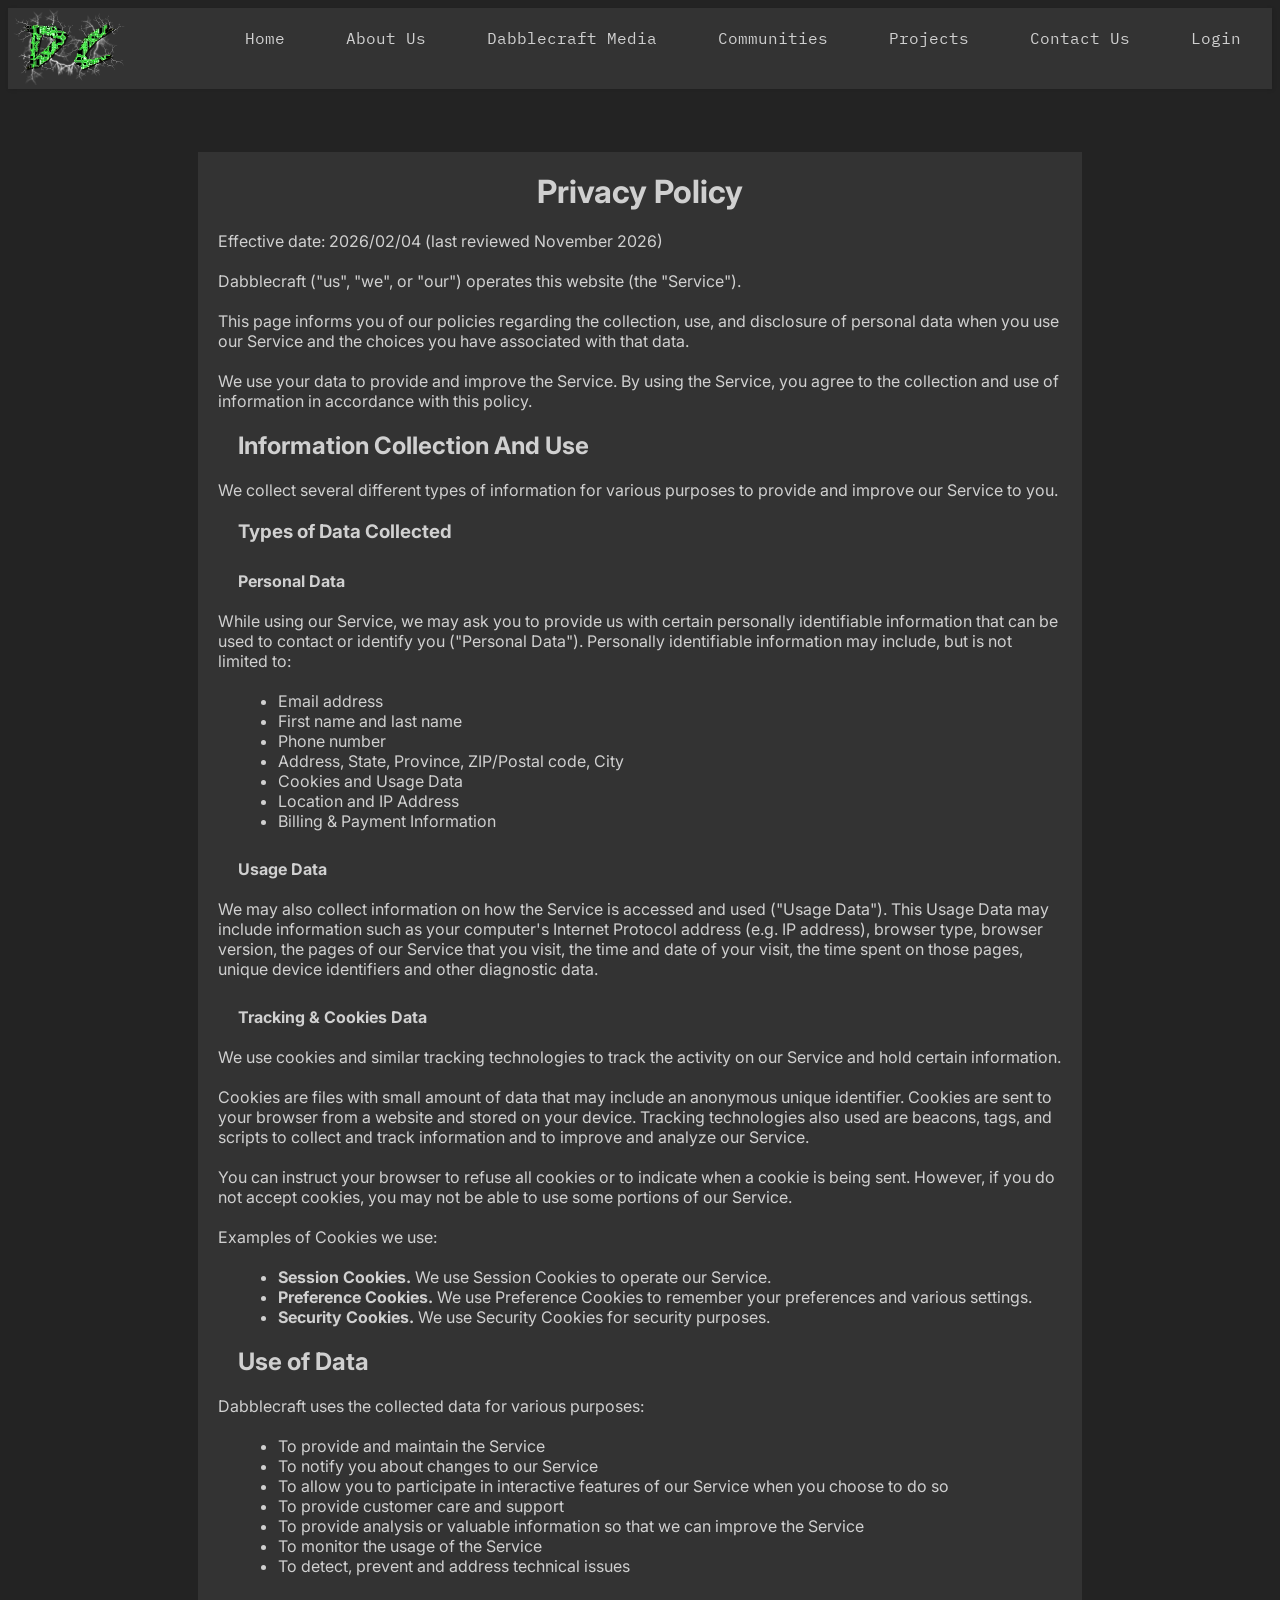
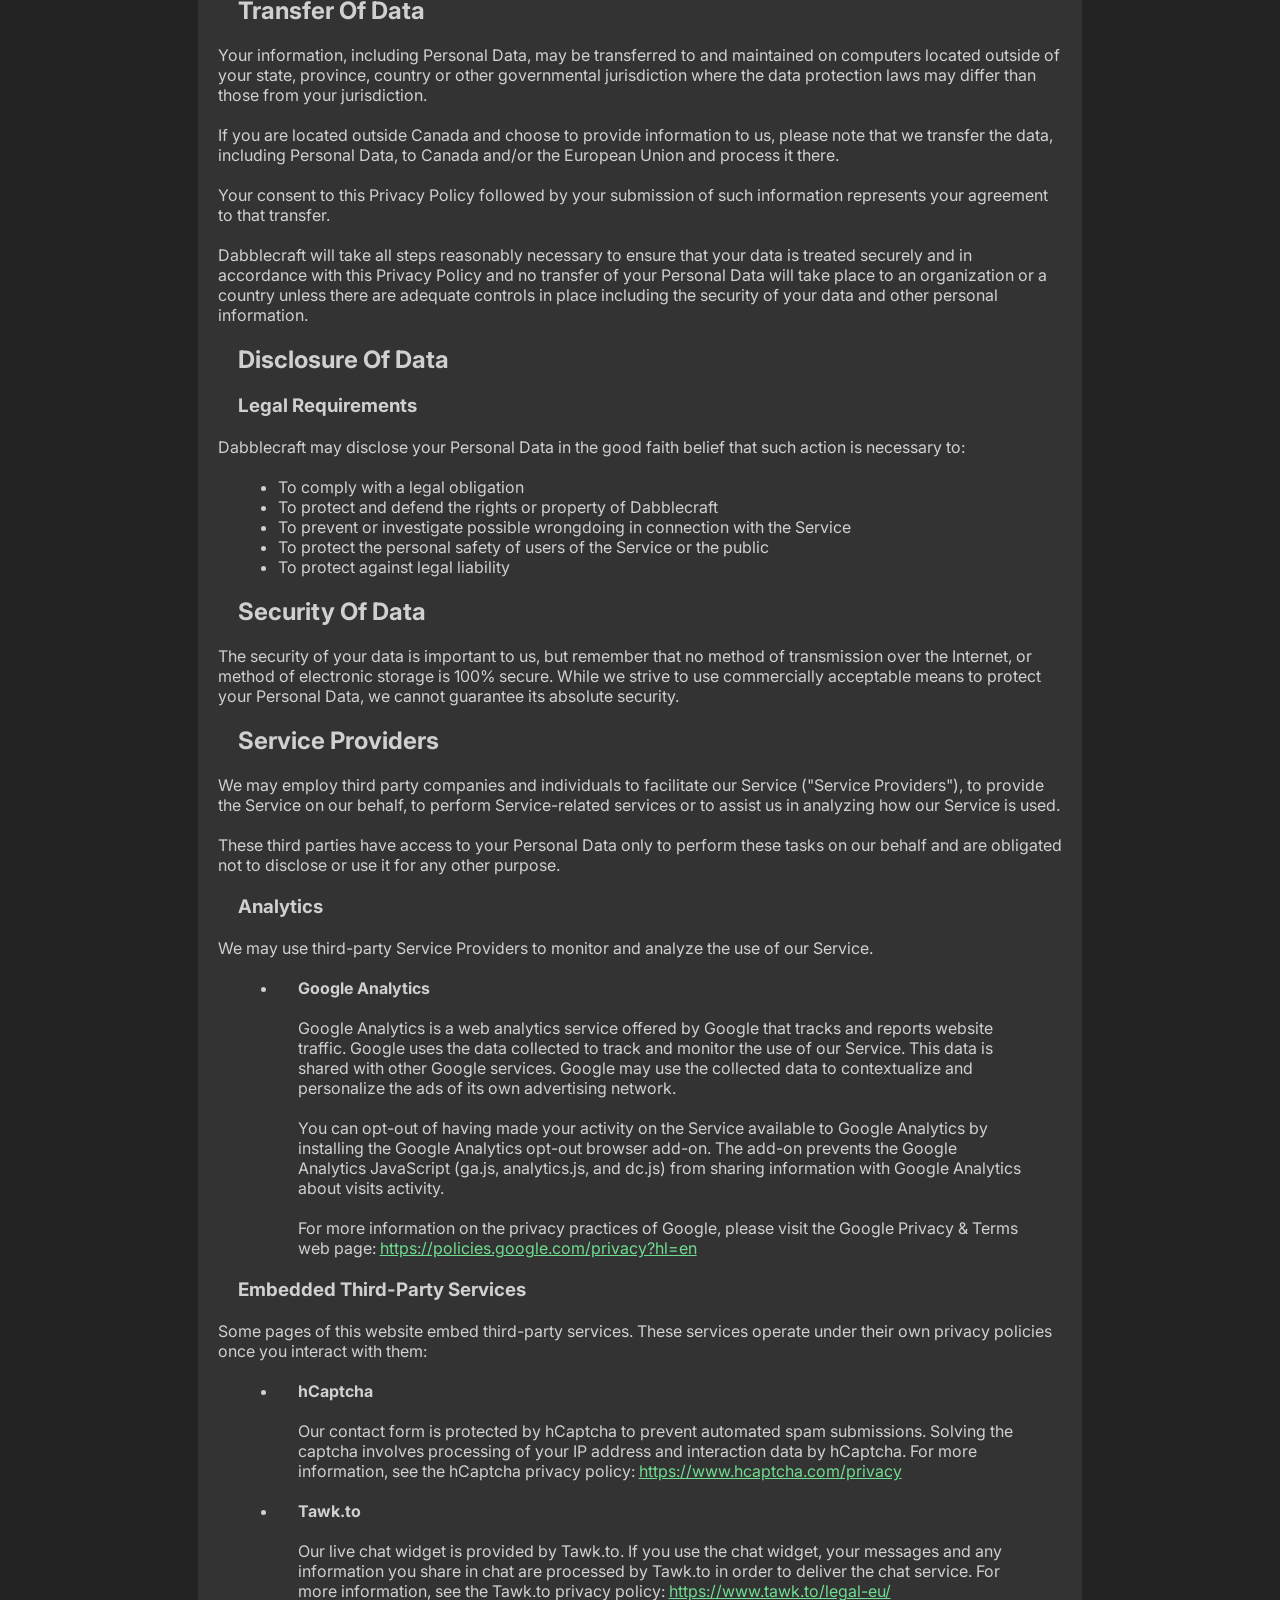
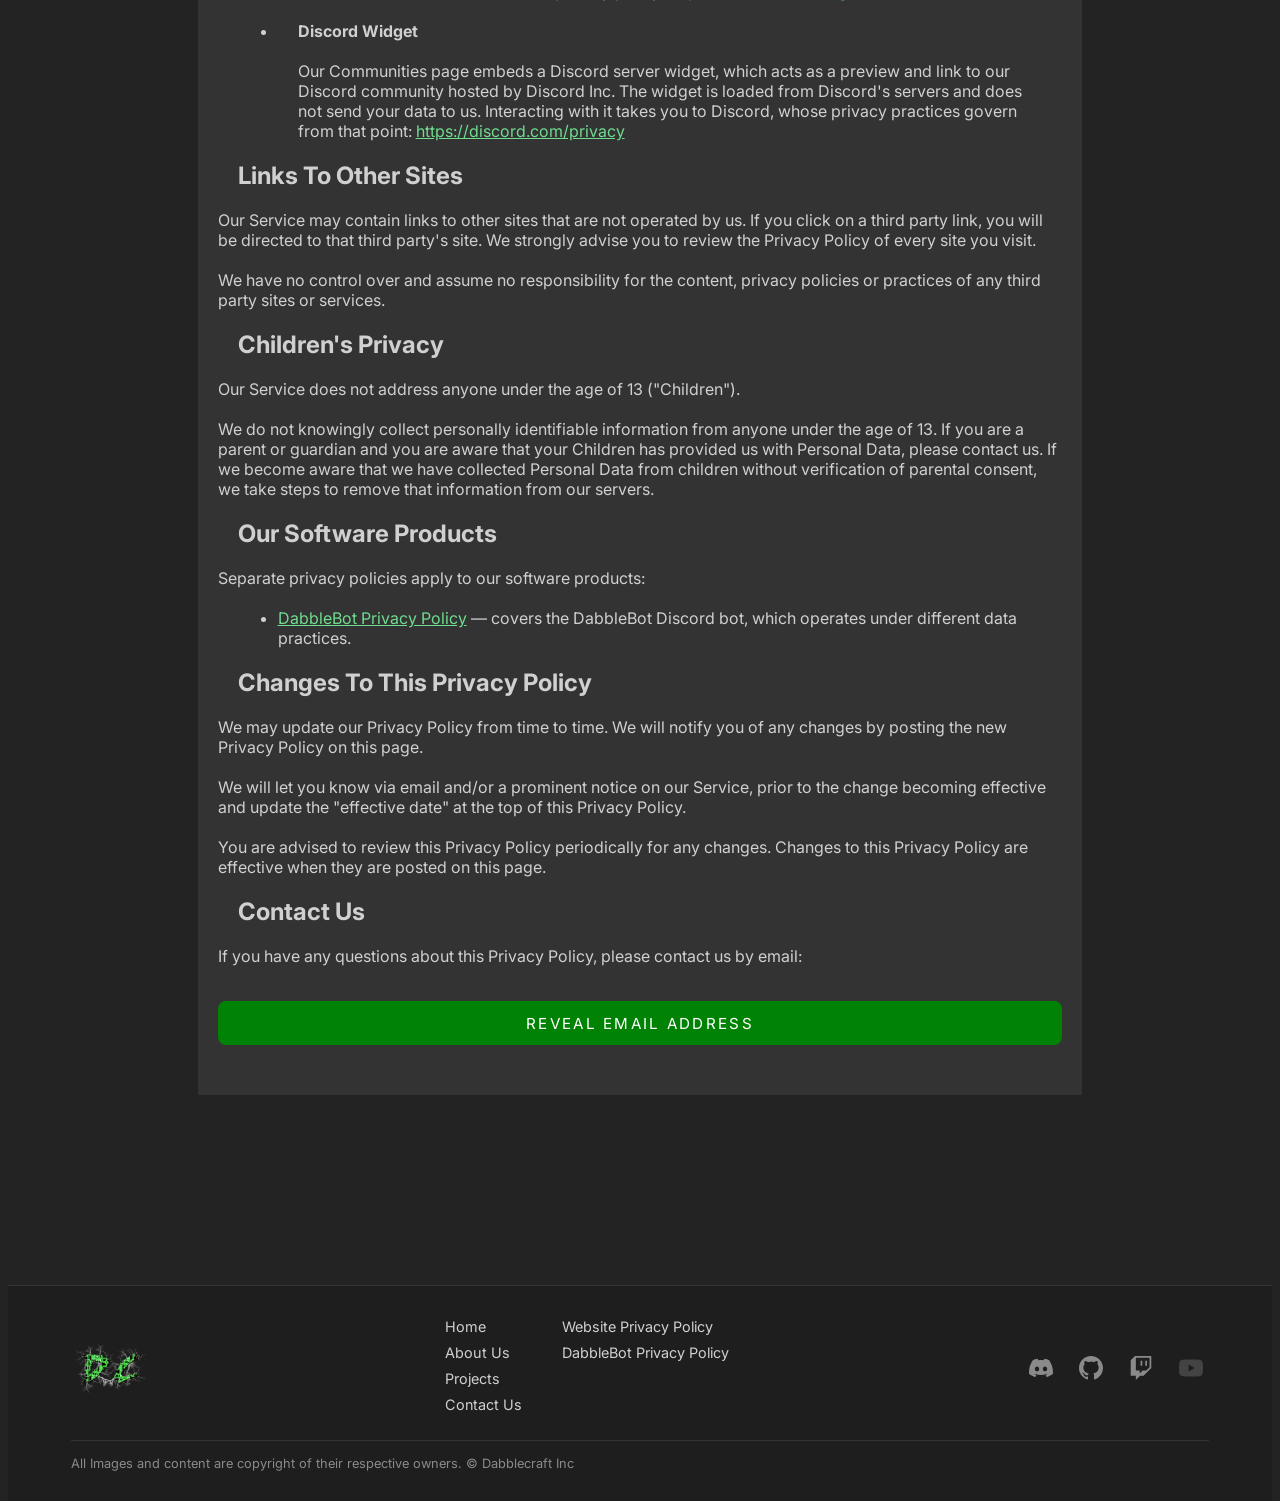
<file: privacy.html>
<!DOCTYPE html>
<html lang="en">
<head>
    <meta charset="UTF-8">
    <meta name="viewport" content="width=device-width, initial-scale=1">
    <meta name="theme-color" content="#008204"/>
    <link href="assets/css/styles.css" rel="stylesheet" type="text/css">
    <script src="https://js.hcaptcha.com/1/api.js" async defer></script>
    <title>Privacy Policy - Dabblecraft</title>
</head>
<body>
<!-- Navigation -->
    <header class="nav"><a href="index.html" class="logo"><img src="assets/images/logo.webp" height="77" width="122" alt="Dabblecraft Logo"></a>
    <input class="menu-btn" type="checkbox" id="menu-btn" aria-label="Main Nav"/>
    <label class="menu-icon" for="menu-btn"><span class="navicon" tabindex="0"></span></label>
    <ul class="menu">
        <li><a href="index.html">Home</a></li>
        <li><a href="about.html">About Us</a></li>
        <li><a href="media.html">Dabblecraft Media</a></li>
        <li><a href="communities.html">Communities</a></li>
        <li><a href="projects.html">Projects</a></li>
        <li><a href="contact.html">Contact Us</a></li>
        <li><a href="login.html">Login</a></li>
    </ul>


</header>

<div class="privacy-about">
    <div class="privacy-main">
<h1>Privacy Policy</h1>

<p>Effective date: 2026/02/04 (last reviewed November 2026)</p>

<p>Dabblecraft ("us", "we", or "our") operates this website (the "Service").</p>

<p>This page informs you of our policies regarding the collection, use, and disclosure of personal data when you use our Service and the choices you have associated with that data.</p>

<p>We use your data to provide and improve the Service. By using the Service, you agree to the collection and use of information in accordance with this policy.</p>

<h2>Information Collection And Use</h2>

<p>We collect several different types of information for various purposes to provide and improve our Service to you.</p>

<h3>Types of Data Collected</h3>

<h4>Personal Data</h4>

<p>While using our Service, we may ask you to provide us with certain personally identifiable information that can be used to contact or identify you ("Personal Data"). Personally identifiable information may include, but is not limited to:</p>
<ul>
    <li>Email address</li>
    <li>First name and last name</li>
    <li>Phone number</li>
    <li>Address, State, Province, ZIP/Postal code, City</li>
    <li>Cookies and Usage Data</li>
    <li>Location and IP Address</li>
    <li>Billing &amp; Payment Information</li>
</ul>

<h4>Usage Data</h4>

<p>We may also collect information on how the Service is accessed and used ("Usage Data"). This Usage Data may include information such as your computer's Internet Protocol address (e.g. IP address), browser type, browser version, the pages of our Service that you visit, the time and date of your visit, the time spent on those pages, unique device identifiers and other diagnostic data.</p>

<h4>Tracking &amp; Cookies Data</h4>

<p>We use cookies and similar tracking technologies to track the activity on our Service and hold certain information.</p>

<p>Cookies are files with small amount of data that may include an anonymous unique identifier. Cookies are sent to your browser from a website and stored on your device. Tracking technologies also used are beacons, tags, and scripts to collect and track information and to improve and analyze our Service.</p>

<p>You can instruct your browser to refuse all cookies or to indicate when a cookie is being sent. However, if you do not accept cookies, you may not be able to use some portions of our Service.</p>

<p>Examples of Cookies we use:</p>
<ul>
    <li><strong>Session Cookies.</strong> We use Session Cookies to operate our Service.</li>
    <li><strong>Preference Cookies.</strong> We use Preference Cookies to remember your preferences and various settings.</li>
    <li><strong>Security Cookies.</strong> We use Security Cookies for security purposes.</li>
</ul>

<h2>Use of Data</h2>

<p>Dabblecraft uses the collected data for various purposes:</p>
<ul>
    <li>To provide and maintain the Service</li>
    <li>To notify you about changes to our Service</li>
    <li>To allow you to participate in interactive features of our Service when you choose to do so</li>
    <li>To provide customer care and support</li>
    <li>To provide analysis or valuable information so that we can improve the Service</li>
    <li>To monitor the usage of the Service</li>
    <li>To detect, prevent and address technical issues</li>
</ul>

<h2>Transfer Of Data</h2>

<p>Your information, including Personal Data, may be transferred to and maintained on computers located outside of your state, province, country or other governmental jurisdiction where the data protection laws may differ than those from your jurisdiction.</p>

<p>If you are located outside Canada and choose to provide information to us, please note that we transfer the data, including Personal Data, to Canada and/or the European Union and process it there.</p>

<p>Your consent to this Privacy Policy followed by your submission of such information represents your agreement to that transfer.</p>

<p>Dabblecraft will take all steps reasonably necessary to ensure that your data is treated securely and in accordance with this Privacy Policy and no transfer of your Personal Data will take place to an organization or a country unless there are adequate controls in place including the security of your data and other personal information.</p>

<h2>Disclosure Of Data</h2>

<h3>Legal Requirements</h3>

<p>Dabblecraft may disclose your Personal Data in the good faith belief that such action is necessary to:</p>
<ul>
    <li>To comply with a legal obligation</li>
    <li>To protect and defend the rights or property of Dabblecraft</li>
    <li>To prevent or investigate possible wrongdoing in connection with the Service</li>
    <li>To protect the personal safety of users of the Service or the public</li>
    <li>To protect against legal liability</li>
</ul>

<h2>Security Of Data</h2>

<p>The security of your data is important to us, but remember that no method of transmission over the Internet, or method of electronic storage is 100% secure. While we strive to use commercially acceptable means to protect your Personal Data, we cannot guarantee its absolute security.</p>

<h2>Service Providers</h2>

<p>We may employ third party companies and individuals to facilitate our Service ("Service Providers"), to provide the Service on our behalf, to perform Service-related services or to assist us in analyzing how our Service is used.</p>

<p>These third parties have access to your Personal Data only to perform these tasks on our behalf and are obligated not to disclose or use it for any other purpose.</p>

<h3>Analytics</h3>

<p>We may use third-party Service Providers to monitor and analyze the use of our Service.</p>
<ul>
    <li>
        <p><strong>Google Analytics</strong></p>
        <p>Google Analytics is a web analytics service offered by Google that tracks and reports website traffic. Google uses the data collected to track and monitor the use of our Service. This data is shared with other Google services. Google may use the collected data to contextualize and personalize the ads of its own advertising network.</p>
        <p>You can opt-out of having made your activity on the Service available to Google Analytics by installing the Google Analytics opt-out browser add-on. The add-on prevents the Google Analytics JavaScript (ga.js, analytics.js, and dc.js) from sharing information with Google Analytics about visits activity.</p>
        <p>For more information on the privacy practices of Google, please visit the Google Privacy &amp; Terms web page: <a href="https://policies.google.com/privacy?hl=en">https://policies.google.com/privacy?hl=en</a></p>
    </li>
</ul>

<h3>Embedded Third-Party Services</h3>

<p>Some pages of this website embed third-party services. These services operate under their own privacy policies once you interact with them:</p>
<ul>
    <li>
        <p><strong>hCaptcha</strong></p>
        <p>Our contact form is protected by hCaptcha to prevent automated spam submissions. Solving the captcha involves processing of your IP address and interaction data by hCaptcha. For more information, see the hCaptcha privacy policy: <a href="https://www.hcaptcha.com/privacy">https://www.hcaptcha.com/privacy</a></p>
    </li>
    <li>
        <p><strong>Tawk.to</strong></p>
        <p>Our live chat widget is provided by Tawk.to. If you use the chat widget, your messages and any information you share in chat are processed by Tawk.to in order to deliver the chat service. For more information, see the Tawk.to privacy policy: <a href="https://www.tawk.to/legal-eu/">https://www.tawk.to/legal-eu/</a></p>
    </li>
    <li>
        <p><strong>Discord Widget</strong></p>
        <p>Our Communities page embeds a Discord server widget, which acts as a preview and link to our Discord community hosted by Discord Inc. The widget is loaded from Discord's servers and does not send your data to us. Interacting with it takes you to Discord, whose privacy practices govern from that point: <a href="https://discord.com/privacy">https://discord.com/privacy</a></p>
    </li>
</ul>

<h2>Links To Other Sites</h2>

<p>Our Service may contain links to other sites that are not operated by us. If you click on a third party link, you will be directed to that third party's site. We strongly advise you to review the Privacy Policy of every site you visit.</p>

<p>We have no control over and assume no responsibility for the content, privacy policies or practices of any third party sites or services.</p>

<h2>Children's Privacy</h2>

<p>Our Service does not address anyone under the age of 13 ("Children").</p>

<p>We do not knowingly collect personally identifiable information from anyone under the age of 13. If you are a parent or guardian and you are aware that your Children has provided us with Personal Data, please contact us. If we become aware that we have collected Personal Data from children without verification of parental consent, we take steps to remove that information from our servers.</p>

<h2>Our Software Products</h2>

<p>Separate privacy policies apply to our software products:</p>
<ul>
    <li><a href="dabblebot-privacy.html">DabbleBot Privacy Policy</a> — covers the DabbleBot Discord bot, which operates under different data practices.</li>
</ul>

<h2>Changes To This Privacy Policy</h2>

<p>We may update our Privacy Policy from time to time. We will notify you of any changes by posting the new Privacy Policy on this page.</p>

<p>We will let you know via email and/or a prominent notice on our Service, prior to the change becoming effective and update the "effective date" at the top of this Privacy Policy.</p>

<p>You are advised to review this Privacy Policy periodically for any changes. Changes to this Privacy Policy are effective when they are posted on this page.</p>

<h2>Contact Us</h2>

<p>If you have any questions about this Privacy Policy, please contact us by email:</p>

<div class="email-reveal">
    <button type="button" id="reveal-email-btn" class="reveal-email-btn">Reveal Email Address</button>
    <div id="email-reveal-result" class="email-reveal-result" aria-live="polite"></div>
</div>

<script>
(function () {
    var btn = document.getElementById('reveal-email-btn');
    var result = document.getElementById('email-reveal-result');
    if (!btn || !result) { return; }

    var rendered = false;

    function onHcaptchaReady(cb) {
        // Wait for the async api.js to expose the global (it may still be
        // loading when the user clicks fast).
        if (typeof hcaptcha !== 'undefined') { cb(); return; }
        var tries = 0;
        var iv = setInterval(function () {
            tries++;
            if (typeof hcaptcha !== 'undefined') {
                clearInterval(iv);
                cb();
            } else if (tries > 40) { // ~20s timeout
                clearInterval(iv);
                result.textContent = 'Captcha failed to load. Please use the contact form instead.';
            }
        }, 500);
    }

    function showEmail(email) {
        var link = document.createElement('a');
        link.href = 'mailto:' + email;
        link.textContent = email;
        result.innerHTML = '';
        result.appendChild(link);
        btn.style.display = 'none';
    }

    function fail(msg) {
        result.textContent = msg;
        if (window.hcaptcha && rendered) {
            try { hcaptcha.reset('email-reveal-captcha'); } catch (e) {}
        }
    }

    btn.addEventListener('click', function () {
        onHcaptchaReady(function () {
            if (!rendered) {
                var holder = document.createElement('div');
                holder.id = 'email-reveal-captcha';
                holder.className = 'h-captcha';
                holder.setAttribute('data-sitekey', '2fe439ec-829a-430c-a9e6-fd6c6c62ddd2');
                holder.setAttribute('data-size', 'invisible');
                btn.parentElement.appendChild(holder);

                hcaptcha.render(holder, {
                    callback: function (token) {
                        var payload = 'h-captcha-response=' + encodeURIComponent(token);
                        var xhr = new XMLHttpRequest();
                        xhr.open('POST', 'assets/PHP/verify_email_reveal.php', true);
                        xhr.setRequestHeader('Content-Type', 'application/x-www-form-urlencoded');
                        xhr.onload = function () {
                            var resp = (xhr.responseText || '').trim();
                            if (xhr.status === 200 && resp.indexOf('|') !== -1) {
                                // server returns "OK|support@..." - email never appears in this page's source
                                showEmail(resp.split('|')[1]);
                            } else {
                                fail('Verification failed. Please try again or use the contact form.');
                            }
                        };
                        xhr.onerror = function () {
                            fail('Verification error. Please use the contact form instead.');
                        };
                        xhr.send(payload);
                    },
                    'error-callback': function () {
                        fail('Captcha error. Please try again.');
                    }
                });
                rendered = true;
            }
            try {
                hcaptcha.execute('email-reveal-captcha');
            } catch (e) {
                result.textContent = 'Captcha could not start. Please use the contact form.';
            }
        });
    });
})();
</script>
    </div>
</div>

</body>
<footer>
    <div class="footer-content">
        <div class="footer-brand">
            <a href="index.html" class="footer-logo"><img src="assets/images/logo.webp" height="50" width="79" alt="Dabblecraft Logo"></a>
        </div>
        <nav class="footer-links" aria-label="Footer">
            <ul>
                <li><a href="index.html">Home</a></li>
                <li><a href="about.html">About Us</a></li>
                <li><a href="projects.html">Projects</a></li>
                <li><a href="contact.html">Contact Us</a></li>
            </ul>
            <ul>
                <li><a href="privacy.html">Website Privacy Policy</a></li>
                <li><a href="dabblebot-privacy.html">DabbleBot Privacy Policy</a></li>
            </ul>
        </nav>
        <div class="footer-social">
            <a href="https://discord.gg/3za7Bsq" target="_blank" rel="noopener" aria-label="Discord" title="Discord">
                <svg width="24" height="24" viewBox="0 0 24 24" fill="currentColor" xmlns="http://www.w3.org/2000/svg" aria-hidden="true"><path d="M20.317 4.3698a19.7913 19.7913 0 00-4.8851-1.5152.0741.0741 0 00-.0785.0371c-.211.3753-.4447.8648-.6083 1.2495-1.8447-.2762-3.68-.2762-5.4868 0-.1636-.3933-.4058-.8742-.6177-1.2495a.077.077 0 00-.0785-.037 19.7363 19.7363 0 00-4.8852 1.515.0699.0699 0 00-.0321.0277C.5334 9.0458-.319 13.5799.0992 18.0578a.0824.0824 0 00.0312.0561c2.0528 1.5076 4.0413 2.4228 5.9925 3.0294a.0777.0777 0 00.0842-.0276c.4616-.6304.8731-1.2952 1.226-1.9942a.076.076 0 00-.0416-.1057c-.6528-.2476-1.2743-.5495-1.8722-.8923a.077.077 0 01-.0076-.1277c.1258-.0943.2517-.1923.3718-.2914a.0743.0743 0 01.0776-.0105c3.9278 1.7933 8.18 1.7933 12.0614 0a.0739.0739 0 01.0785.0095c.1202.099.246.1981.3728.2924a.077.077 0 01-.0066.1276 12.2986 12.2986 0 01-1.873.8914.0766.0766 0 00-.0407.1067c.3604.698.7719 1.3628 1.225 1.9932a.076.076 0 00.0842.0286c1.961-.6057 3.9495-1.5191 6.0023-3.0294a.077.077 0 00.0313-.0552c.5004-5.177-.8382-9.6739-3.5485-13.6604a.061.061 0 00-.0312-.0286zM8.02 15.3312c-1.1825 0-2.1569-1.0857-2.1569-2.419 0-1.3332.9555-2.4189 2.157-2.4189 1.2108 0 2.1757 1.0952 2.1568 2.419 0 1.3332-.9555 2.4189-2.1569 2.4189zm7.9748 0c-1.1825 0-2.1569-1.0857-2.1569-2.419 0-1.3332.9554-2.4189 2.1569-2.4189 1.2108 0 2.1757 1.0952 2.1568 2.419 0 1.3332-.946 2.4189-2.1568 2.4189z"/></svg>
            </a>
            <a href="https://github.com/Dabblecraft2DevTeam" target="_blank" rel="noopener" aria-label="GitHub" title="GitHub">
                <svg width="24" height="24" viewBox="0 0 16 16" fill="currentColor" xmlns="http://www.w3.org/2000/svg" aria-hidden="true"><path d="M8 0C3.58 0 0 3.58 0 8c0 3.54 2.29 6.53 5.47 7.59.4.07.55-.17.55-.38 0-.19-.01-.82-.01-1.49-2.01.37-2.53-.49-2.69-.94-.09-.23-.48-.94-.82-1.13-.28-.15-.68-.52-.01-.53.63-.01 1.08.58 1.23.82.72 1.21 1.87.87 2.33.66.07-.52.28-.87.51-1.07-1.78-.2-3.64-.89-3.64-3.95 0-.87.31-1.59.82-2.15-.08-.2-.36-1.02.08-2.12 0 0 .67-.21 2.2.82.64-.18 1.32-.27 2-.27.68 0 1.36.09 2 .27 1.53-1.04 2.2-.82 2.2-.82.44 1.1.16 1.92.08 2.12.51.56.82 1.27.82 2.15 0 3.07-1.87 3.75-3.65 3.95.29.25.54.73.54 1.48 0 1.07-.01 1.93-.01 2.2 0 .21.15.46.55.38A8.013 8.013 0 0016 8c0-4.42-3.58-8-8-8z"/></svg>
            </a>
            <a href="https://www.twitch.tv/keough99costudios" target="_blank" rel="noopener" aria-label="Twitch" title="Twitch">
                <svg width="24" height="24" viewBox="0 0 24 24" fill="currentColor" xmlns="http://www.w3.org/2000/svg" aria-hidden="true"><path d="M11.571 4.714h1.715v5.143H11.57zm4.715 0H18v5.143h-1.714zM6 0L1.714 4.286v15.428h5.143V24l4.286-4.286h3.428L22.286 12V0zm14.571 11.143l-3.428 3.428h-3.429l-3 3v-3H6.857V1.714h13.714z"/></svg>
            </a>
            <a href="#" aria-label="YouTube (coming soon)" title="YouTube (coming soon)" class="footer-social-placeholder">
                <svg width="24" height="24" viewBox="0 0 24 24" fill="currentColor" xmlns="http://www.w3.org/2000/svg" aria-hidden="true"><path d="M23.498 6.186a3.016 3.016 0 00-2.122-2.136C19.505 3.545 12 3.545 12 3.545s-7.505 0-9.377.505A3.017 3.017 0 00.502 6.186C0 8.07 0 12 0 12s0 3.93.502 5.814a3.016 3.016 0 002.122 2.136c1.871.505 9.376.505 9.376.505s7.505 0 9.377-.505a3.015 3.015 0 002.122-2.136C24 15.93 24 12 24 12s0-3.93-.502-5.814zM9.545 15.568V8.432L15.818 12l-6.273 3.568z"/></svg>
            </a>
        </div>
    </div>
    <div class="footer-bottom">
        <p>All Images and content are copyright of their respective owners. &copy; Dabblecraft Inc</p>
    </div>
</footer>
</html>
</file>
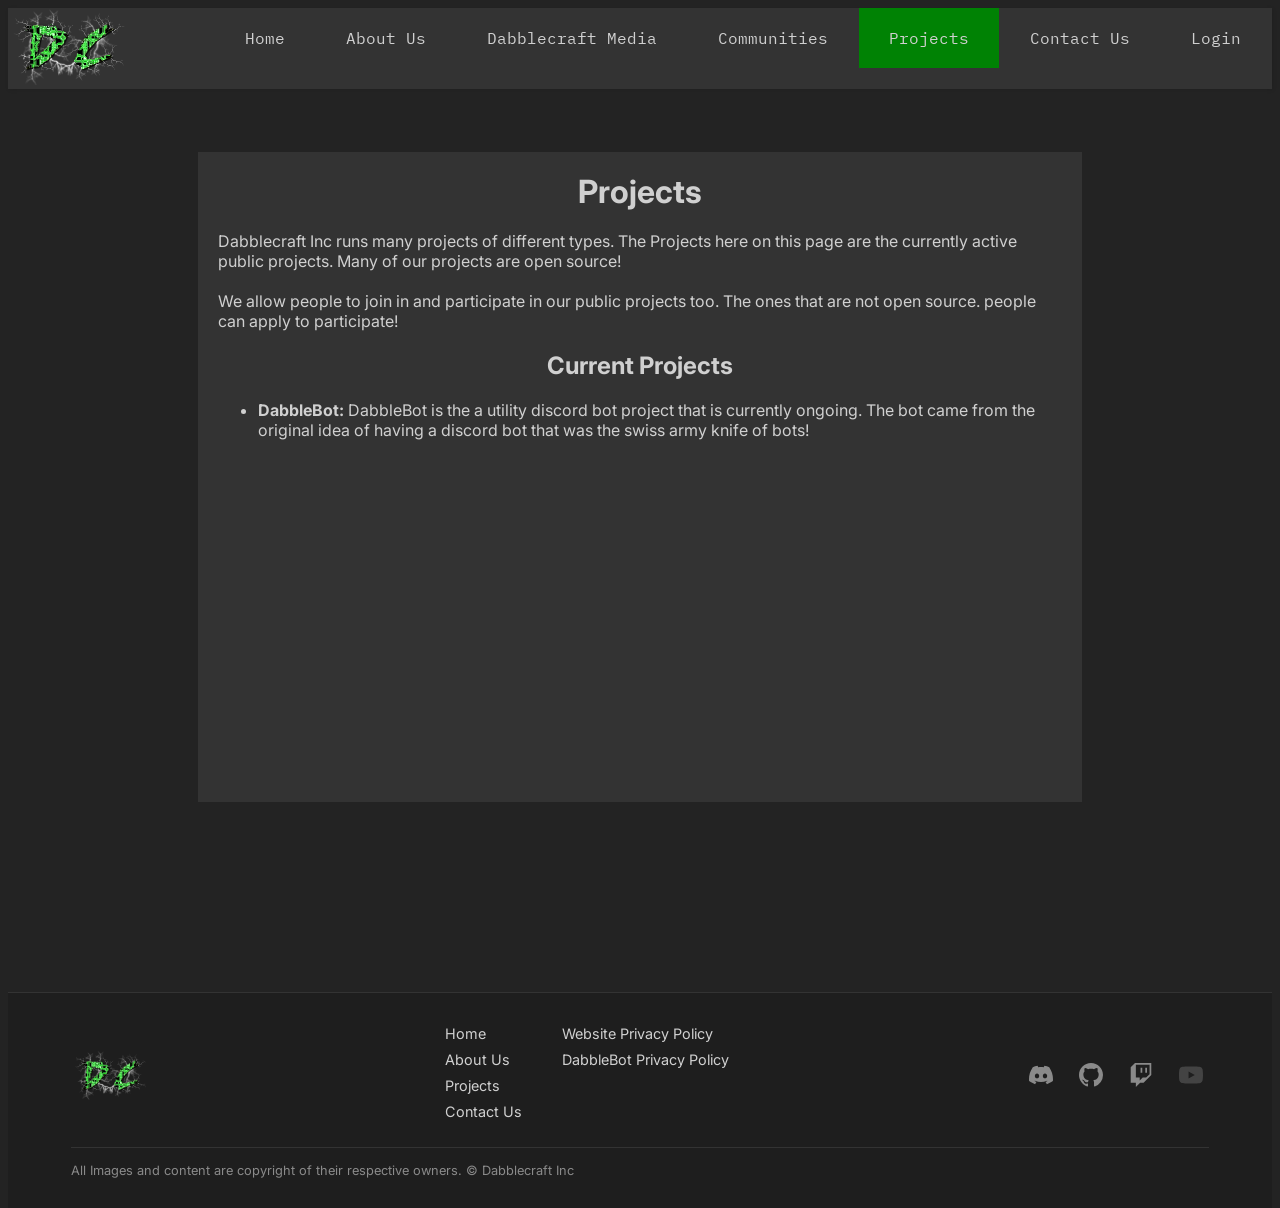
<file: projects.html>
<!DOCTYPE html>
<html lang="en">
<head>
    <meta charset="UTF-8">
    <meta name="viewport" content="width=device-width, initial-scale=1">
    <meta name="theme-color" content="#008204"/>
    <link href="assets/css/styles.css" rel="stylesheet" type="text/css">
    <title>Home</title>
</head>
<body>
<!-- Navigation -->
    <header class="nav"><a href="index.html" class="logo"><img src="assets/images/logo.webp" height="77" width="122" alt="Dabblecrat Logo"></a>
    <input class="menu-btn" type="checkbox" id="menu-btn" aria-label="Main Nav"/>
    <label class="menu-icon" for="menu-btn"><span class="navicon" tabindex="0"></span></label>
    <ul class="menu">
        <li><a href="index.html">Home</a></li>
        <li><a href="about.html">About Us</a></li>
        <li><a href="media.html">Dabblecraft Media</a></li>
        <li><a href="communities.html">Communities</a></li>
        <li><a class="current" href="projects.html">Projects</a></li>
        <li><a href="contact.html">Contact Us</a></li>
        <li><a href="login.html">Login</a></li>
    </ul>


</header>

<div class="projects-about">
    <div class="projects-main">
        <h1>Projects</h1>
        <p>Dabblecraft Inc runs many projects of different types. The Projects here on this page are the currently active public projects. Many of our projects are open source!</p>
        <p>We allow people to join in and participate in our public projects too. The ones that are not open source. people can apply to participate!</p>
        <h2>Current Projects</h2>
        <ul>
            <li><strong>DabbleBot:</strong> DabbleBot is the a utility discord bot project that is currently ongoing. The bot came from the original idea of having a discord bot that was the swiss army knife of bots!</li>


        </ul>

    </div>
</div>

<!--Start of Tawk.to Script-->
<script type="text/javascript">
    var Tawk_API=Tawk_API||{}, Tawk_LoadStart=new Date();
    (function(){
        var s1=document.createElement("script"),s0=document.getElementsByTagName("script")[0];
        s1.async=true;
        s1.src='https://embed.tawk.to/5c55ca696cb1ff3c14cadcaa/default';
        s1.charset='UTF-8';
        s1.setAttribute('crossorigin','*');
        s0.parentNode.insertBefore(s1,s0);
    })();
</script>
<!--End of Tawk.to Script-->
</body>
<footer>
    <div class="footer-content">
        <div class="footer-brand">
            <a href="index.html" class="footer-logo"><img src="assets/images/logo.webp" height="50" width="79" alt="Dabblecraft Logo"></a>
        </div>
        <nav class="footer-links" aria-label="Footer">
            <ul>
                <li><a href="index.html">Home</a></li>
                <li><a href="about.html">About Us</a></li>
                <li><a href="projects.html">Projects</a></li>
                <li><a href="contact.html">Contact Us</a></li>
            </ul>
            <ul>
                <li><a href="privacy.html">Website Privacy Policy</a></li>
                <li><a href="dabblebot-privacy.html">DabbleBot Privacy Policy</a></li>
            </ul>
        </nav>
        <div class="footer-social">
            <a href="https://discord.gg/3za7Bsq" target="_blank" rel="noopener" aria-label="Discord" title="Discord">
                <svg width="24" height="24" viewBox="0 0 24 24" fill="currentColor" xmlns="http://www.w3.org/2000/svg" aria-hidden="true"><path d="M20.317 4.3698a19.7913 19.7913 0 00-4.8851-1.5152.0741.0741 0 00-.0785.0371c-.211.3753-.4447.8648-.6083 1.2495-1.8447-.2762-3.68-.2762-5.4868 0-.1636-.3933-.4058-.8742-.6177-1.2495a.077.077 0 00-.0785-.037 19.7363 19.7363 0 00-4.8852 1.515.0699.0699 0 00-.0321.0277C.5334 9.0458-.319 13.5799.0992 18.0578a.0824.0824 0 00.0312.0561c2.0528 1.5076 4.0413 2.4228 5.9925 3.0294a.0777.0777 0 00.0842-.0276c.4616-.6304.8731-1.2952 1.226-1.9942a.076.076 0 00-.0416-.1057c-.6528-.2476-1.2743-.5495-1.8722-.8923a.077.077 0 01-.0076-.1277c.1258-.0943.2517-.1923.3718-.2914a.0743.0743 0 01.0776-.0105c3.9278 1.7933 8.18 1.7933 12.0614 0a.0739.0739 0 01.0785.0095c.1202.099.246.1981.3728.2924a.077.077 0 01-.0066.1276 12.2986 12.2986 0 01-1.873.8914.0766.0766 0 00-.0407.1067c.3604.698.7719 1.3628 1.225 1.9932a.076.076 0 00.0842.0286c1.961-.6057 3.9495-1.5191 6.0023-3.0294a.077.077 0 00.0313-.0552c.5004-5.177-.8382-9.6739-3.5485-13.6604a.061.061 0 00-.0312-.0286zM8.02 15.3312c-1.1825 0-2.1569-1.0857-2.1569-2.419 0-1.3332.9555-2.4189 2.157-2.4189 1.2108 0 2.1757 1.0952 2.1568 2.419 0 1.3332-.9555 2.4189-2.1569 2.4189zm7.9748 0c-1.1825 0-2.1569-1.0857-2.1569-2.419 0-1.3332.9554-2.4189 2.1569-2.4189 1.2108 0 2.1757 1.0952 2.1568 2.419 0 1.3332-.946 2.4189-2.1568 2.4189z"/></svg>
            </a>
            <a href="https://github.com/Dabblecraft2DevTeam" target="_blank" rel="noopener" aria-label="GitHub" title="GitHub">
                <svg width="24" height="24" viewBox="0 0 16 16" fill="currentColor" xmlns="http://www.w3.org/2000/svg" aria-hidden="true"><path d="M8 0C3.58 0 0 3.58 0 8c0 3.54 2.29 6.53 5.47 7.59.4.07.55-.17.55-.38 0-.19-.01-.82-.01-1.49-2.01.37-2.53-.49-2.69-.94-.09-.23-.48-.94-.82-1.13-.28-.15-.68-.52-.01-.53.63-.01 1.08.58 1.23.82.72 1.21 1.87.87 2.33.66.07-.52.28-.87.51-1.07-1.78-.2-3.64-.89-3.64-3.95 0-.87.31-1.59.82-2.15-.08-.2-.36-1.02.08-2.12 0 0 .67-.21 2.2.82.64-.18 1.32-.27 2-.27.68 0 1.36.09 2 .27 1.53-1.04 2.2-.82 2.2-.82.44 1.1.16 1.92.08 2.12.51.56.82 1.27.82 2.15 0 3.07-1.87 3.75-3.65 3.95.29.25.54.73.54 1.48 0 1.07-.01 1.93-.01 2.2 0 .21.15.46.55.38A8.013 8.013 0 0016 8c0-4.42-3.58-8-8-8z"/></svg>
            </a>
            <a href="https://www.twitch.tv/keough99costudios" target="_blank" rel="noopener" aria-label="Twitch" title="Twitch">
                <svg width="24" height="24" viewBox="0 0 24 24" fill="currentColor" xmlns="http://www.w3.org/2000/svg" aria-hidden="true"><path d="M11.571 4.714h1.715v5.143H11.57zm4.715 0H18v5.143h-1.714zM6 0L1.714 4.286v15.428h5.143V24l4.286-4.286h3.428L22.286 12V0zm14.571 11.143l-3.428 3.428h-3.429l-3 3v-3H6.857V1.714h13.714z"/></svg>
            </a>
            <a href="#" aria-label="YouTube (coming soon)" title="YouTube (coming soon)" class="footer-social-placeholder">
                <svg width="24" height="24" viewBox="0 0 24 24" fill="currentColor" xmlns="http://www.w3.org/2000/svg" aria-hidden="true"><path d="M23.498 6.186a3.016 3.016 0 00-2.122-2.136C19.505 3.545 12 3.545 12 3.545s-7.505 0-9.377.505A3.017 3.017 0 00.502 6.186C0 8.07 0 12 0 12s0 3.93.502 5.814a3.016 3.016 0 002.122 2.136c1.871.505 9.376.505 9.376.505s7.505 0 9.377-.505a3.015 3.015 0 002.122-2.136C24 15.93 24 12 24 12s0-3.93-.502-5.814zM9.545 15.568V8.432L15.818 12l-6.273 3.568z"/></svg>
            </a>
        </div>
    </div>
    <div class="footer-bottom">
        <p>All Images and content are copyright of their respective owners. &copy; Dabblecraft Inc</p>
    </div>
</footer>
</html>
</file>
<file: assets/css/styles.css>
@import url('https://fonts.googleapis.com/css2?family=IBM+Plex+Mono&family=Inter&display=swap');




header a {
    color: #d0d0d0;
    font-family: 'IBM Plex Mono', monospace;
}
/* header */
.nav {
    background-color: #333333;
    box-shadow: 1px 1px 4px 0 rgba(0, 0, 0, .1);
    position: static;
    width: 100%;
    z-index: 3;
}
.nav ul {
    margin: 0;
    padding: 0;
    list-style: none;
    overflow: hidden;
    background-color: #333333;
}
.nav li a {
    display: block;
    padding: 20px 20px;
    border-right: 1px solid #333333;
    text-decoration: none;
}
.nav li a:hover, .nav .menu-btn:hover {
    background-color: #008204;
}
.nav .logo {
alignment: center;
}
/* menu */
.nav .menu {
    clear: both;
    max-height: 0;
    transition: max-height .2s ease-out;
}
/* menu icon */
.nav .menu-icon {
    cursor: pointer;
    display: inline-block;
    float: right;
    padding: 28px 20px;
    position: relative;
    user-select: none;
}
.nav .menu-icon .navicon {
    background: #d0d0d0;
    display: block;
    height: 2px;
    position: relative;
    transition: background .2s ease-out;
    width: 18px;
}

.nav .current {
    background-color: #008204;
}
/* -- CREATING THE HAMBURGER WITH PSEUDO-CLASSES --*/
.nav .menu-icon .navicon:before, .nav .menu-icon .navicon:after {
    background: #d0d0d0;
    content: '';
    display: block;
    height: 100%;
    position: absolute;
    transition: all .2s ease-out;
    width: 100%;
}
.nav .menu-icon .navicon:before {
    top: 5px;
}
.nav .menu-icon .navicon:after {
    top: -5px;
}
/* -- menu btn (checkbox) with transforms to make an X when clicked -- */
.nav .menu-btn {
    display: none;
}
.nav .menu-btn:checked ~ .menu {
    max-height: 500px;
}
.nav .menu-btn:checked ~ .menu-icon .navicon {
    background: transparent;
}
.nav .menu-btn:checked ~ .menu-icon .navicon:before {
    transform: rotate(-45deg);
}
.nav .menu-btn:checked ~ .menu-icon .navicon:after {
    transform: rotate(45deg);
}
.nav .menu-btn:checked ~ .menu-icon:not(.steps) .navicon:before, .nav .menu-btn:checked ~ .menu-icon:not(.steps) .navicon:after {
    top: 0;
}

/* 48em = 768px */
@media (min-width: 75em) {
    .nav li {
        float: left;
    }

    .nav li a {
        padding: 20px 30px;
    }

    .nav .menu {
        clear: none;
        float: right;
        max-height: none;
    }

    .nav .menu-icon {
        display: none;
    }

}

/* END Navigation */
/* START Main Page */
.parent-home {
    display: grid;
    grid-template-columns: repeat(6, 1fr);
    grid-template-rows: repeat(6, 1fr);
    grid-column-gap: 3px;
    grid-row-gap: 3px;
    padding: 15%;
    padding-top: 5%;
    max-width: 1200px;
    margin-left: auto;
    margin-right: auto;
}
.parent-home p {
    text-align: center;
    color: #d0d0d0;
    font-family: 'Inter', sans-serif;
}

.div1 { grid-area: 1 / 1 / 4 / 7; }
.div2 { grid-area: 4 / 1 / 7 / 4; }
.div3 { grid-area: 4 / 4 / 7 / 7; }

.div1 {
    background-color: #333333;
}
.div2 {
    background-color: #333333;
}
.div3 {
    background-color: #333333;
}
.div1 h1{
    text-align: center;
    margin: 20px;
    color: #d0d0d0;
    font-family: 'Inter', sans-serif;
}
.home-about p {
    text-align: left;
    margin: 20px;
    color: #d0d0d0;
    font-family: 'Inter', sans-serif;
}
.home-about li {
    text-align: left;
    margin: 20px;
    color: #d0d0d0;
    font-family: 'Inter', sans-serif;
}

.home-image {
    width: 100%;
    max-width: 600px;
    height: auto;
}

@media only screen and (max-width: 800px) {
    .parent-home {
        display: flex;
        flex-direction: column;
        grid-template-columns: 100%;
        padding: 5%;
    }
}
body {
    background-color: #232323;
}

/* About Page */
.about-about {
    display: flex;
    flex-wrap: wrap;
    flex-direction: row;
    justify-content: flex-start;
    align-items: stretch;
    padding: 15%;
    padding-top: 5%;
}

.about-main {
    order: 1;
    background: #333333;
    flex-basis: 100%;
    height: 650px;
    max-width: 1500px;
    margin-left: auto;
    margin-right: auto;
}

.about-main h1 {
    text-align: center;
    margin: 20px;
    color: #d0d0d0;
    font-family: 'Inter', sans-serif;
}

.about-main p {
    text-align: left;
    margin: 20px;
    color: #d0d0d0;
    font-family: 'Inter', sans-serif;
}

.about-main ul {
    text-align: left;
    margin: 20px;
    color: #d0d0d0;
    font-family: 'Inter', sans-serif;
}

@media only screen and (max-width: 800px) {
    .about-about {
        display: flex;
        flex-direction: column;
        grid-template-columns: 100%;
        padding: 5%;
    }
}

/* Login Page */
.login-class {
    display: flex;
    flex-wrap: wrap;
    flex-direction: row;
    justify-content: flex-start;
    align-items: stretch;
    padding: 15%;
    padding-top: 5%;
}

.login-login {
    order: 1;
    background: #333333;
    flex-basis: 100%;
    height: 650px;
    max-width: 1200px;
    margin-left: auto;
    margin-right: auto;
}

.login-login h1 {
    text-align: center;
    text-transform: uppercase;
    letter-spacing: 0.18em;
    font-family: 'Inter', sans-serif;
    color: #d0d0d0;
}

.login-login h2 {
    font-weight: 100;
    font-size: 1em;
    margin-bottom: 0.8em;
    color: #d0d0d0;
    font-family: 'Inter', sans-serif;
}

form {
    width: 270px;
    margin-top: 5em;
}

/* Login page inputs (the old global "form input" rule caused checkbox
   misalignment on the contact form; scope text inputs to the login box) */
#login input, #login button {
    width: 100%;
    height: 30px;
    margin-bottom: 2em;

}

.textbox {
    font-size: 1em;
    font-weight: 100;
    position: relative;
}

.submit, #submit {
    height: 40px;
    display: block;
    background-color: #008204;
    border: none;
    border-radius: 5px;
    color: white;
    font-size: 1.2em;
    text-transform: uppercase;
    letter-spacing: 0.2em;
    padding: 0 3px;

    font-family: 'Inter', sans-serif;
    font-weight: 100;

    transition: all 0.2s ease;
}

.submit:hover, #submit:hover {
    background-color: #006603;
    padding: 3px;
    height: 50px;
}




@media screen and (min-width: 500px) {

    form {
        background-color: #333333;
        padding: 2em 3em 4em 3em;
        box-shadow: rgba(0, 0, 0, 0.6) 0px 0px 50px;
    }

}

@media screen and (min-width: 1000px) {

    body, html {
        height: 100%;
    }

    form {
        box-shadow: none;
    }

    #login {
        width: 60%;
        padding-top: 3%;
        padding-left: 33%;
    }

    body {
        background-image: none;
        height: 100%;
    }

}

canvas {

}

/* Starfield background (login + contact pages) */
#starfield-canvas {
    position: fixed;
    top: 0;
    left: 0;
    width: 100vw;
    height: 100vh;
    z-index: -1;
    pointer-events: none;
}

/* Contact Us */
.contact-class {
    display: flex;
    flex-wrap: wrap;
    flex-direction: row;
    justify-content: flex-start;
    align-items: stretch;
    padding: 15%;
    padding-top: 5%;
}

.contact-contact {
    order: 1;
    background: #333333;
    flex-basis: 100%;
    height: 800px;
    max-width: 1200px;
    margin-left: auto;
    margin-right: auto;
}

.contact-contact form {
    width: 100%;
    max-width: 440px;
    margin: 1em auto 0 auto;
    padding: 0 24px;
    box-sizing: border-box;
}

label {
    font-weight: 100;
    font-size: 1em;
    margin-bottom: 0.8em;
    color: #d0d0d0;
    font-family: 'Inter', sans-serif;
    display: block;
}

/* Modern form controls */
.fcf-form-group {
    margin-bottom: 1.4em;
}

.fcf-form-control {
    font-size: 1em;
    font-weight: 100;
    font-family: 'Inter', sans-serif;
    position: relative;
    width: 100%;
    box-sizing: border-box;
    background-color: #262626;
    color: #f0f0f0;
    border: 1px solid #4a4a4a;
    border-radius: 8px;
    padding: 12px 14px;
    outline: none;
    transition: border-color 0.2s ease, box-shadow 0.2s ease, background-color 0.2s ease;
    -webkit-appearance: none;
    appearance: none;
}

.fcf-form-control:hover {
    border-color: #6a6a6a;
}

.fcf-form-control:focus {
    border-color: #008204;
    box-shadow: 0 0 0 3px rgba(0, 130, 4, 0.25);
    background-color: #2a2a2a;
}

.fcf-form-control::placeholder {
    color: #7a7a7a;
}

.fcf-textarea {
    resize: vertical;
    min-height: 130px;
    line-height: 1.5;
}

/* Privacy checkbox row */
.privacy-row {
    display: flex;
    align-items: center;
    gap: 10px;
}

.privacy-row input[type="checkbox"] {
    width: 18px;
    height: 18px;
    min-width: 18px;
    accent-color: #008204;
    cursor: pointer;
    margin: 0;
}

.privacy-row .privacy-label {
    margin-bottom: 0;
    cursor: pointer;
}

/* hCaptcha container — keep it aligned with the form column */
.h-captcha {
    margin-bottom: 0.4em;
}

/* In-content links (privacy policy body, contact form text, etc.) — the
   browser default unvisited-blue is unreadable on the dark background */
.privacy-label a,
.contact-us a,
.privacy-main a {
    color: #6fdd8f;
    text-decoration: underline;
}

.privacy-label a:hover,
.contact-us a:hover,
.privacy-main a:hover {
    color: #98fb98;
}

.privacy-main a {
    word-break: break-all;
}

button, submit {
    width: 100%;
    height: 30px;
    margin-bottom: 2em;
}

button, .fcf-button {
    height: 44px;
    display: block;
    background-color: #008204;
    border: none;
    border-radius: 8px;
    color: white;
    font-size: 1.1em;
    text-transform: uppercase;
    letter-spacing: 0.2em;
    padding: 0 12px;
    font-family: 'Inter', sans-serif;
    font-weight: 400;
    cursor: pointer;
    transition: background-color 0.2s ease, transform 0.15s ease, box-shadow 0.2s ease;
}

button:hover, .fcf-button:hover {
    background-color: #006603;
    box-shadow: 0 0 12px rgba(0, 130, 4, 0.5);
}

button:active, .fcf-button:active {
    transform: scale(0.98);
}

button:focus-visible, .fcf-button:focus-visible {
    outline: none;
    box-shadow: 0 0 0 3px rgba(0, 130, 4, 0.4);
}

@media screen and (min-width: 1000px) {

    body, html {
        height: 100%;
    }

    form {
        box-shadow: none;
    }

    .contact-us {
        width: 100%;
        max-width: 1200px;
        margin: 0 auto;
        padding: 0;
    }

    body {
        background-image: none;
        height: 100%;
    }

}

.contact-h1 {
    text-align: center;
    text-transform: uppercase;
    letter-spacing: 0.18em;
    font-family: 'Inter', sans-serif;
    color: #d0d0d0;
    padding-top: 2%
}

/* #privacy margin rule removed — the .privacy-row flex layout handles spacing */

.fcf-input-group {
    margin-bottom: 2em;

}

.fcf-input-group textarea {
    width: 280px;
}

/* Media */
.media-about {
    display: flex;
    flex-wrap: wrap;
    flex-direction: row;
    justify-content: flex-start;
    align-items: stretch;
    padding: 15%;
    padding-top: 5%;
}

.media-main {
    order: 1;
    background: #333333;
    flex-basis: 100%;
    height: 650px;
    max-width: 1500px;
    margin-left: auto;
    margin-right: auto;
}

.media-main h1 {
    text-align: center;
    margin: 20px;
    color: #d0d0d0;
    font-family: 'Inter', sans-serif;
}

.media-main p {
    text-align: left;
    margin: 20px;
    color: #d0d0d0;
    font-family: 'Inter', sans-serif;
}

.media-main ul {
    text-align: left;
    margin: 20px;
    color: #d0d0d0;
    font-family: 'Inter', sans-serif;
}

@media only screen and (max-width: 800px) {
    .media-about {
        display: flex;
        flex-direction: column;
        grid-template-columns: 100%;
        padding: 5%;
    }
}

/* Communities */
.communities-about {
    display: flex;
    flex-wrap: wrap;
    flex-direction: row;
    justify-content: flex-start;
    align-items: stretch;
    padding: 15%;
    padding-top: 5%;
}

.communities-main {
    order: 1;
    background: #333333;
    flex-basis: 100%;
    height: 1150px;
    max-width: 1500px;
    margin-left: auto;
    margin-right: auto;
}

.communities-main h1, h2 {
    text-align: center;
    margin: 20px;
    color: #d0d0d0;
    font-family: 'Inter', sans-serif;
}

.communities-main p {
    text-align: left;
    margin: 20px;
    color: #d0d0d0;
    font-family: 'Inter', sans-serif;
}

.communities-main ol {
    text-align: left;
    margin: 20px;
    color: #d0d0d0;
    font-family: 'Inter', sans-serif;
}

.communities-main iframe {
    position: relative;
    padding-left: 5%;
}

.communities-main h3 {
    text-align: left;
    margin: 20px;
    color: #d0d0d0;
    font-family: 'Inter', sans-serif;
    padding-left: 8%;
}

@media only screen and (max-width: 800px) {
    .communities-about {
        display: flex;
        flex-direction: column;
        grid-template-columns: 100%;
        padding: 5%;
    }
    .communities-main iframe {
        padding-left: 1%;
    }
}

/* Projects */

.projects-about {
    display: flex;
    flex-wrap: wrap;
    flex-direction: row;
    justify-content: flex-start;
    align-items: stretch;
    padding: 15%;
    padding-top: 5%;
}

.projects-main {
    order: 1;
    background: #333333;
    flex-basis: 100%;
    height: 650px;
    max-width: 1500px;
    margin-left: auto;
    margin-right: auto;
}

.projects-main h1 {
    text-align: center;
    margin: 20px;
    color: #d0d0d0;
    font-family: 'Inter', sans-serif;
}

.projects-main p {
    text-align: left;
    margin: 20px;
    color: #d0d0d0;
    font-family: 'Inter', sans-serif;
}

.projects-main ul {
    text-align: left;
    margin: 20px;
    color: #d0d0d0;
    font-family: 'Inter', sans-serif;
}

@media only screen and (max-width: 800px) {
    .projects-about {
        display: flex;
        flex-direction: column;
        grid-template-columns: 100%;
        padding: 5%;
    }
}

/* Footer */
footer {
    text-align: left;
    margin: 0;
    padding: 30px 5%;
    background: #1e1e1e;
    border-top: 1px solid #333333;
    color: #d0d0d0;
    font-family: 'Inter', sans-serif;
    box-sizing: border-box;
}

.footer-content {
    display: flex;
    flex-wrap: wrap;
    align-items: center;
    justify-content: space-between;
    gap: 20px;
    max-width: 1200px;
    margin: 0 auto;
}

.footer-brand {
    flex-shrink: 0;
}

.footer-logo img {
    display: block;
}

.footer-links {
    display: flex;
    flex-wrap: wrap;
    gap: 12px 40px;
}

.footer-links ul {
    list-style: none;
    margin: 0;
    padding: 0;
}

.footer-links li {
    margin-bottom: 6px;
}

.footer-links a {
    color: #d0d0d0;
    text-decoration: none;
    font-size: 0.9em;
    transition: color 0.2s ease;
}

.footer-links a:hover {
    color: #98fb98;
}

.footer-social {
    display: flex;
    align-items: center;
    gap: 14px;
}

.footer-social a {
    color: #8a8a8a;
    display: inline-flex;
    padding: 6px;
    border-radius: 6px;
    transition: color 0.2s ease, background-color 0.2s ease;
}

.footer-social a:hover {
    color: #98fb98;
    background-color: #2a2a2a;
}

.footer-social .footer-social-placeholder {
    opacity: 0.35;
    cursor: default;
}

.footer-social .footer-social-placeholder:hover {
    color: #8a8a8a;
    background-color: transparent;
}

.footer-bottom {
    margin-top: 20px;
    padding-top: 15px;
    border-top: 1px solid #333333;
    max-width: 1200px;
    margin-left: auto;
    margin-right: auto;
}

.footer-bottom p {
    margin: 0;
    font-size: 0.8em;
    color: #8a8a8a;
}

@media only screen and (max-width: 800px) {
    .footer-content {
        flex-direction: column;
        align-items: flex-start;
    }

    .footer-links {
        flex-direction: column;
        gap: 16px;
    }

    .footer-links li {
        margin-bottom: 10px;
    }

    .footer-social {
        margin-top: 5px;
        gap: 10px;
    }

    .footer-social a {
        padding: 10px;
    }
}

/* Privacy */
.privacy-about {
    display: flex;
    flex-wrap: wrap;
    flex-direction: row;
    justify-content: flex-start;
    align-items: stretch;
    padding: 15%;
    padding-top: 5%;
}

.privacy-main {
    order: 1;
    background: #333333;
    flex-basis: 100%;
    height: auto;
    min-height: 650px;
    max-width: 1500px;
    margin-left: auto;
    margin-right: auto;
    padding-bottom: 30px;
}

.privacy-main h1, .privacy-main h2, .privacy-main h3, .privacy-main h4 {
    text-align: left;
    margin: 20px;
    padding: 0 20px;
    box-sizing: border-box;
    color: #d0d0d0;
    font-family: 'Inter', sans-serif;
}

.privacy-main h1 {
    text-align: center;
}

.privacy-main h4 {
    margin-top: 28px;
}

.privacy-main p {
    text-align: left;
    margin: 20px;
    color: #d0d0d0;
    font-family: 'Inter', sans-serif;
}

.privacy-main ul, .privacy-main ol {
    text-align: left;
    margin: 20px 40px;
    color: #d0d0d0;
    font-family: 'Inter', sans-serif;
}

.privacy-main hr {
    border: 1px solid #444;
    margin: 20px;
}

/* Email reveal button (privacy policy) - gated behind hCaptcha */
.reveal-email-btn {
    display: inline-block;
    background-color: #008204;
    border: none;
    border-radius: 8px;
    color: white;
    font-size: 0.95em;
    font-family: 'Inter', sans-serif;
    font-weight: 400;
    text-transform: uppercase;
    letter-spacing: 0.15em;
    padding: 12px 24px;
    margin: 15px 20px 10px 20px;
    max-width: calc(100% - 40px);
    box-sizing: border-box;
    cursor: pointer;
    transition: background-color 0.2s ease, box-shadow 0.2s ease;
}

.reveal-email-btn:hover {
    background-color: #006603;
    box-shadow: 0 0 12px rgba(0, 130, 4, 0.5);
}

.reveal-email-btn:active {
    transform: scale(0.98);
}

.email-reveal-result {
    margin: 10px 20px;
    color: #98fb98;
    font-size: 1.05em;
    word-break: break-all;
}

.email-reveal-result a {
    color: #6fdd8f;
    text-decoration: underline;
}

.email-reveal-result a:hover {
    color: #98fb98;
}

.table-container {
    margin: 20px;
    overflow-x: auto;
}

.privacy-main table {
    width: 100%;
    border-collapse: collapse;
    color: #d0d0d0;
    font-family: 'Inter', sans-serif;
}

.privacy-main th, .privacy-main td {
    padding: 12px;
    text-align: left;
    border-bottom: 1px solid #444;
}

.privacy-main th {
    background-color: #232323;
}

@media only screen and (max-width: 800px) {
    .privacy-about {
        display: flex;
        flex-direction: column;
        grid-template-columns: 100%;
        padding: 5%;
    }
}
</file>
